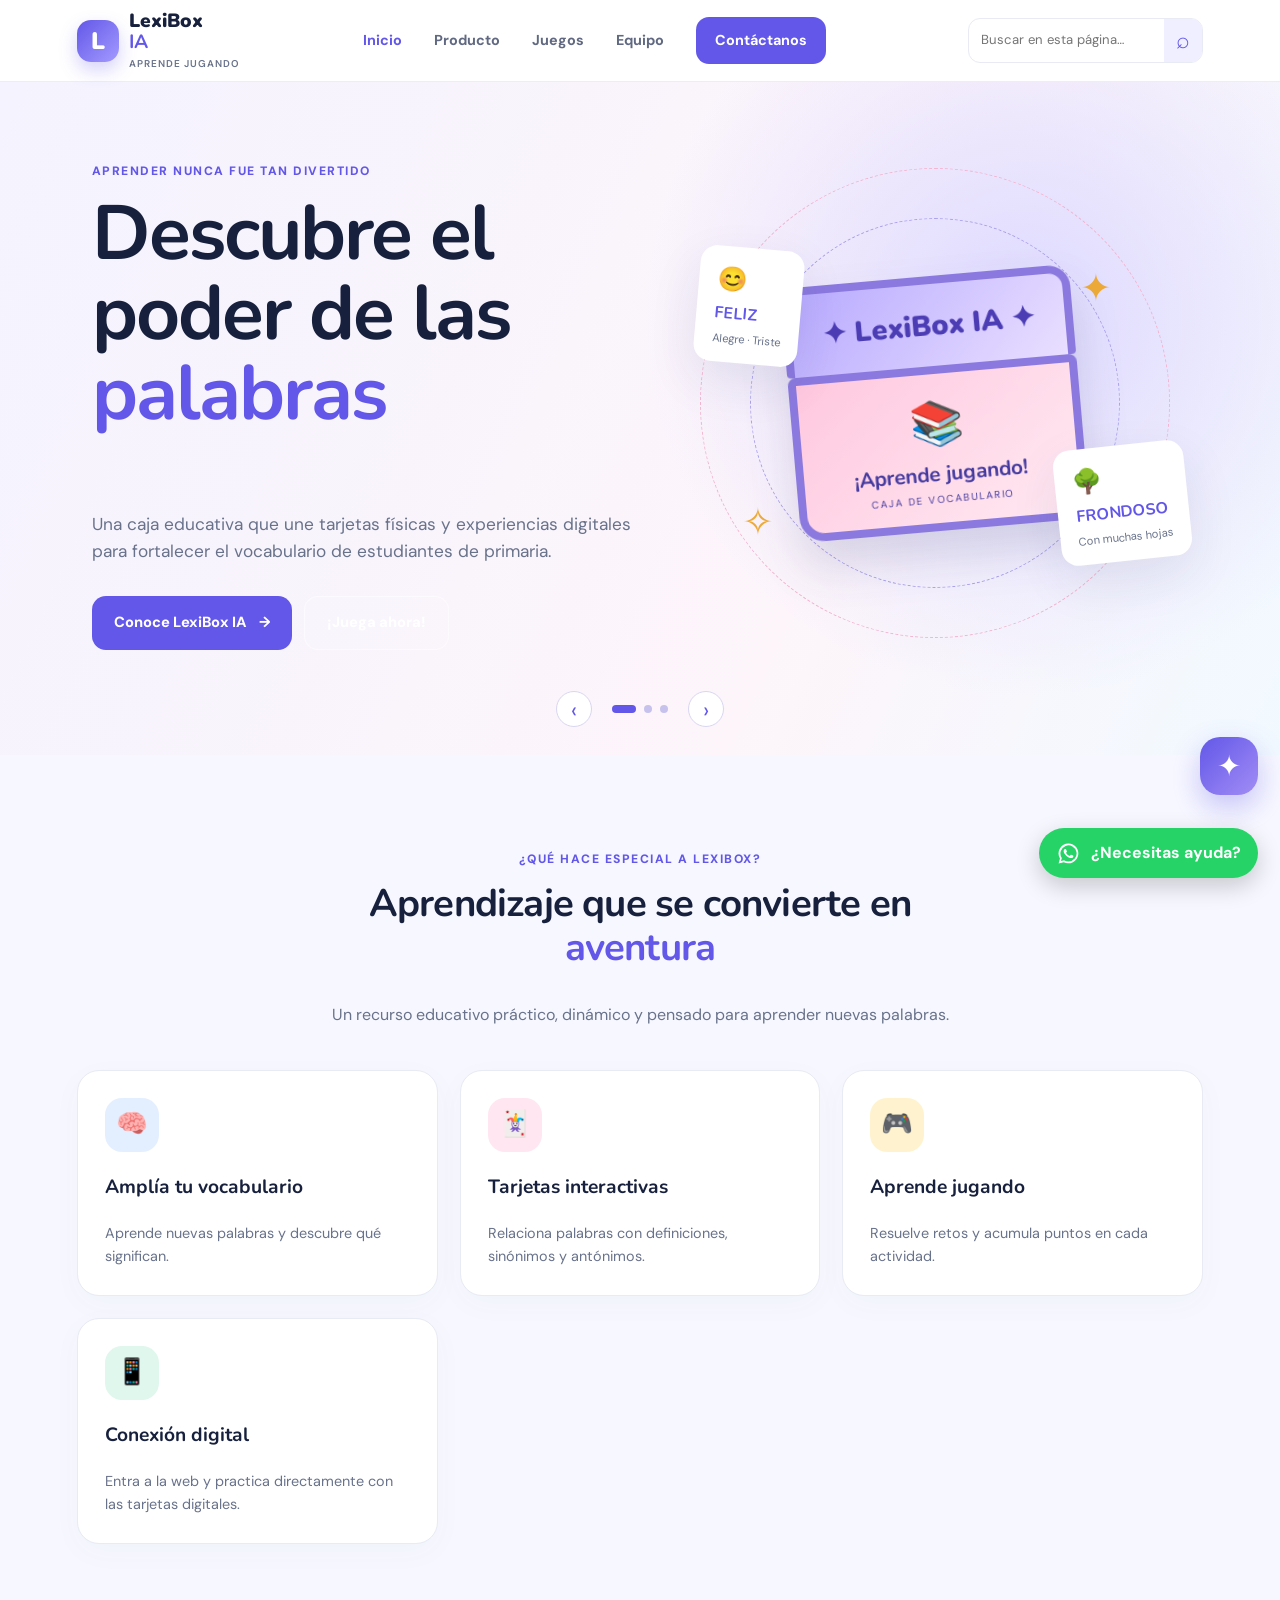
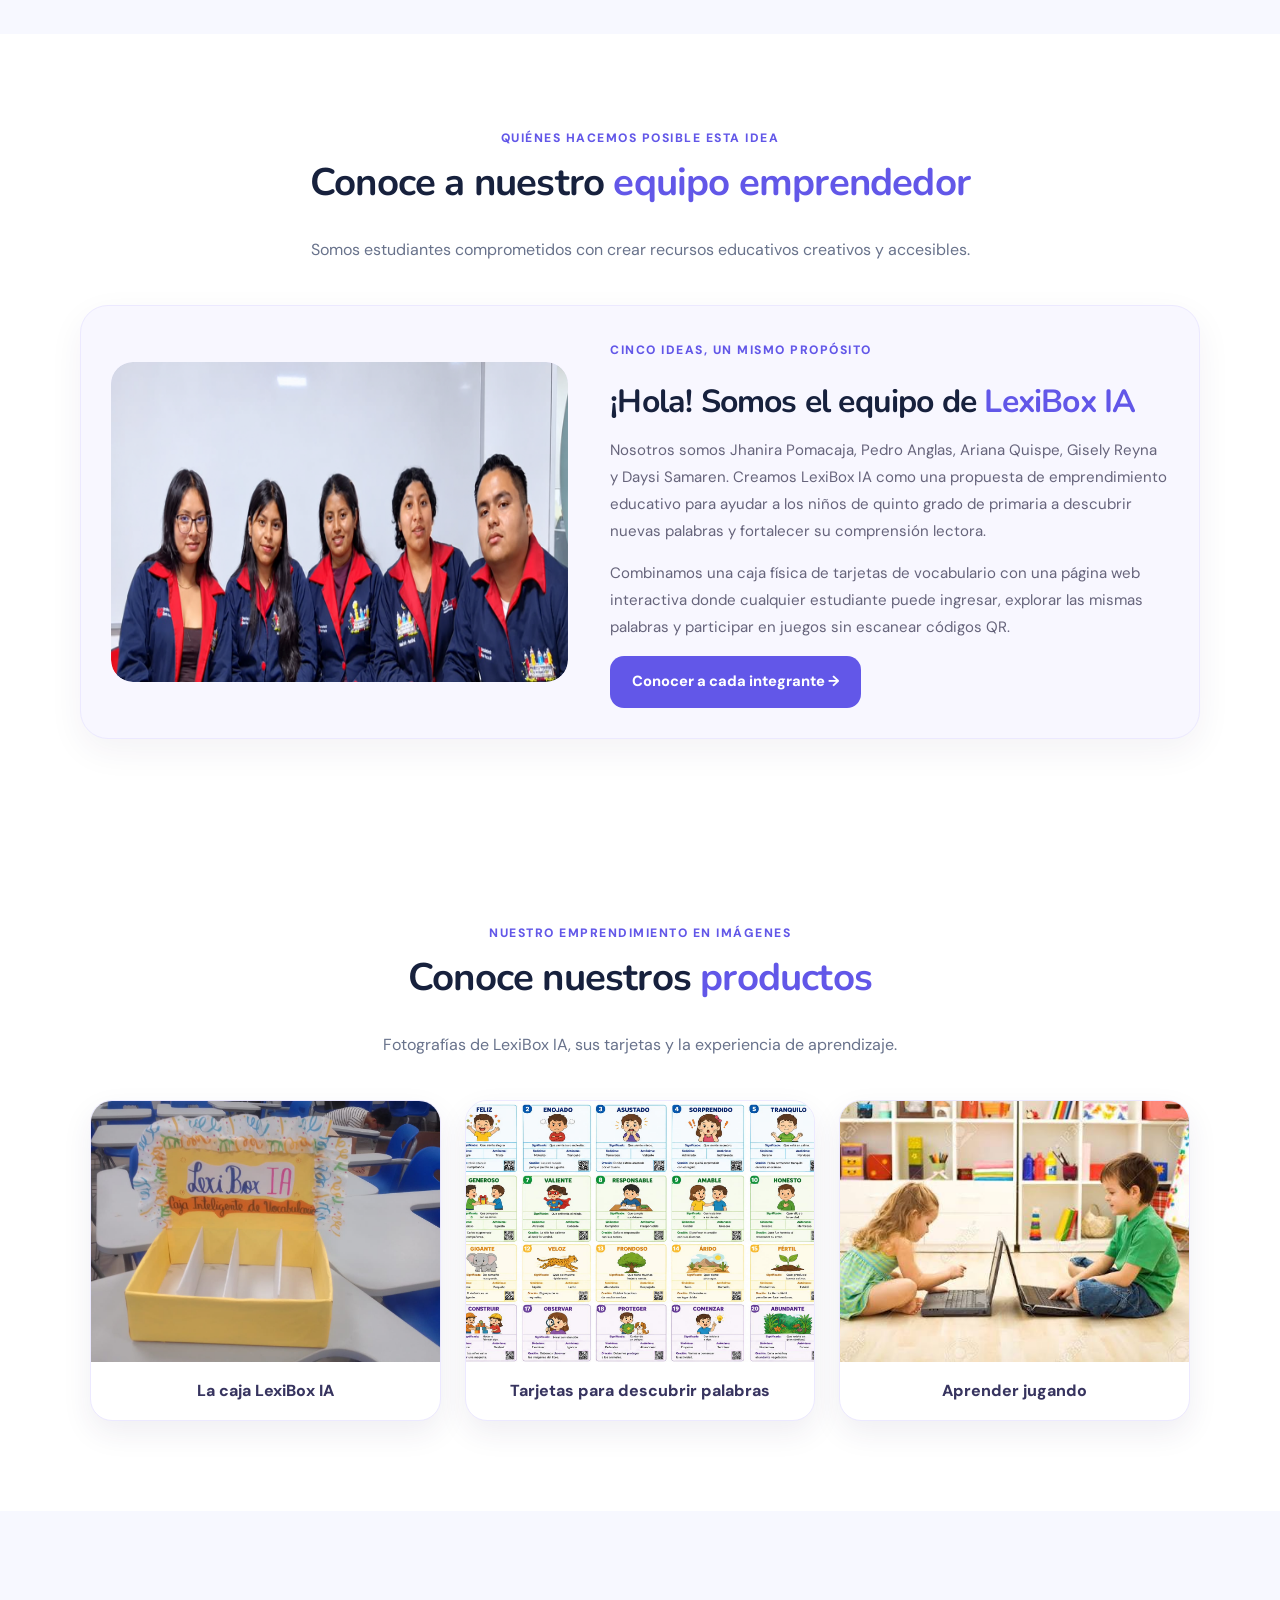
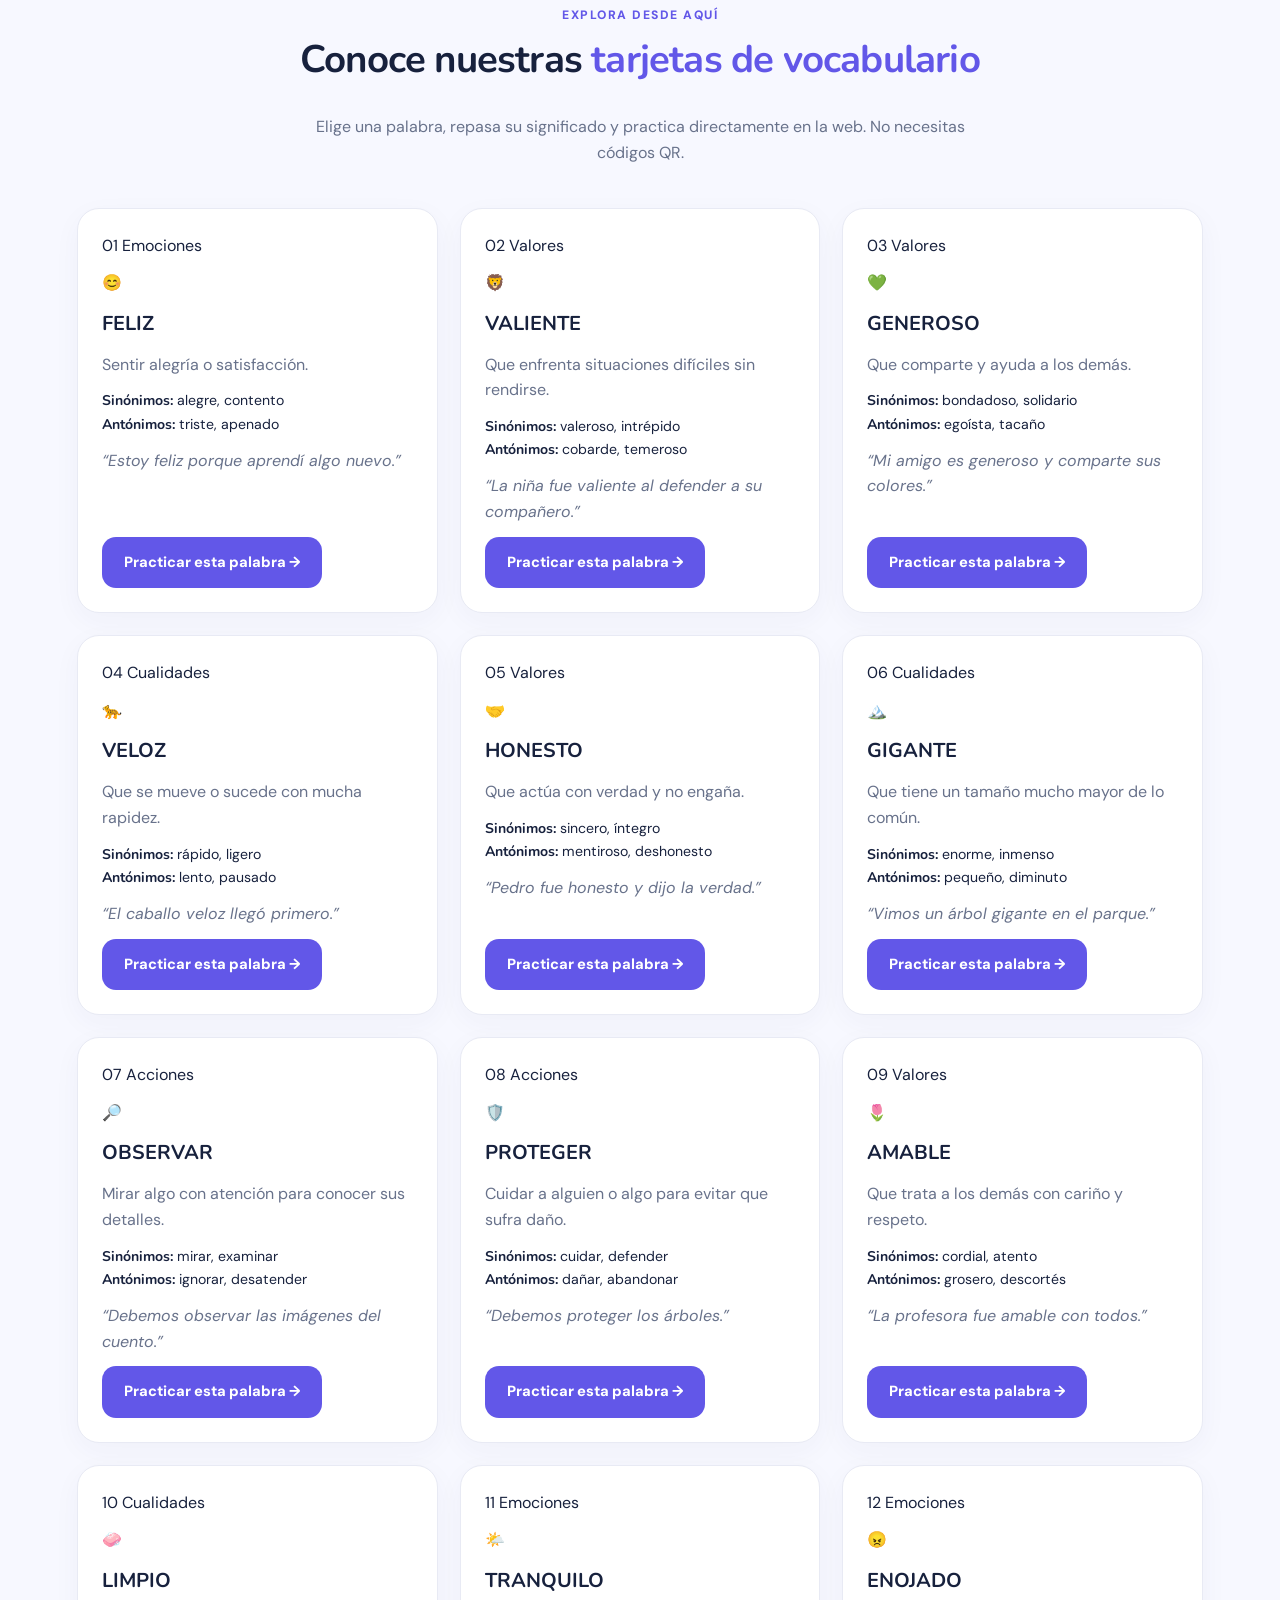
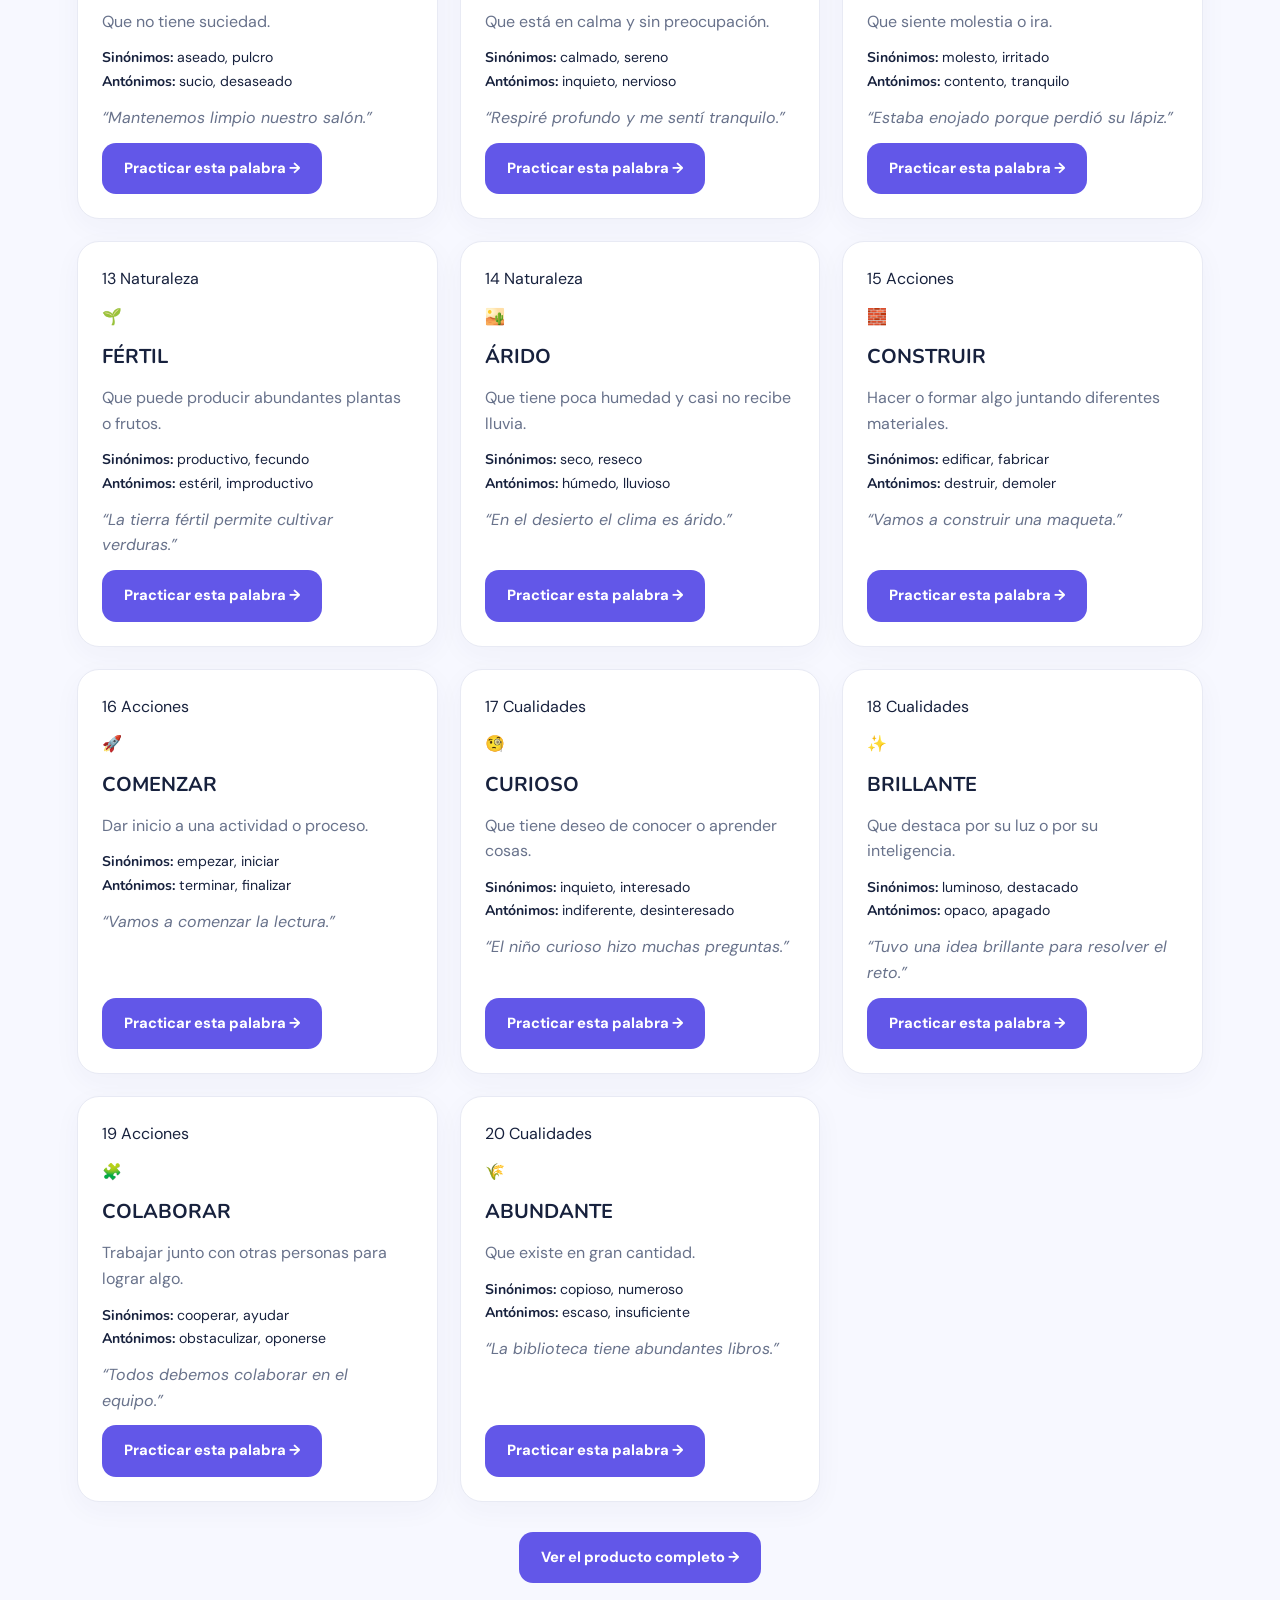
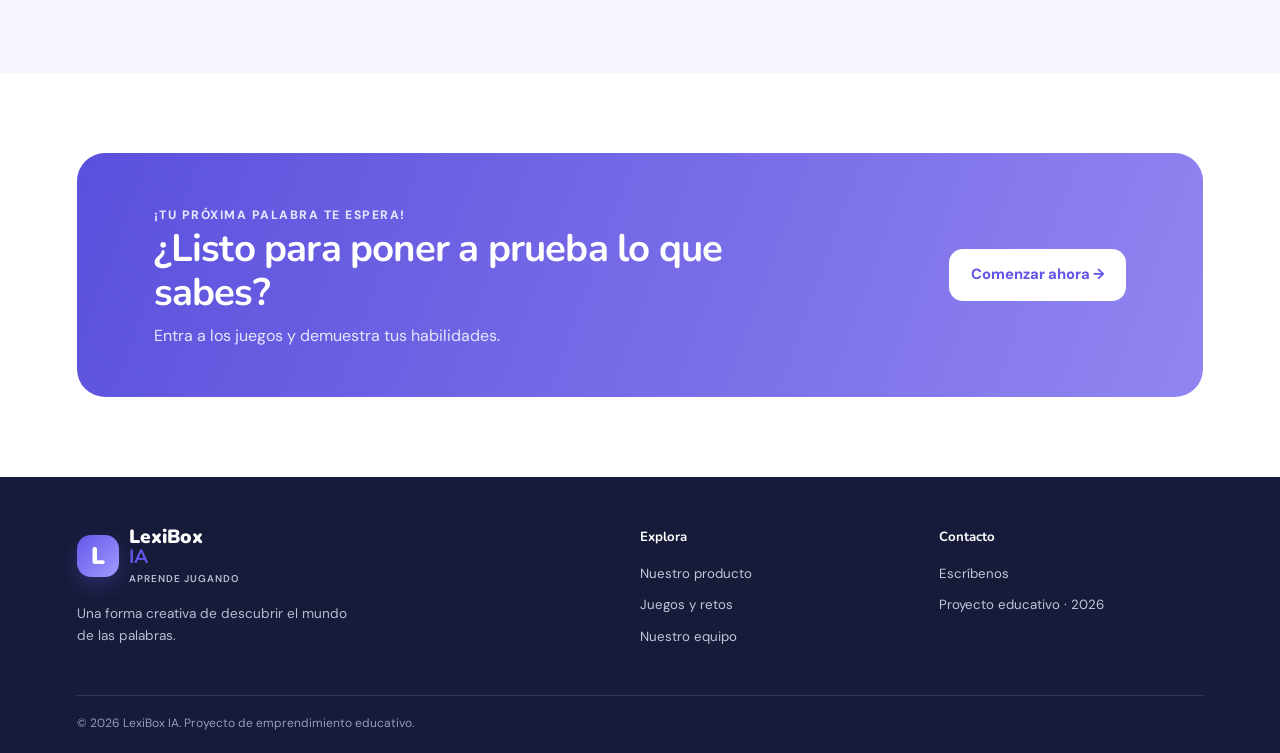
<file: lexibox_ia_web/index.html>
<!DOCTYPE html>
<html lang="es">
 <head>
  <meta charset="utf-8"/>
  <meta content="width=device-width, initial-scale=1.0" name="viewport"/>
  <meta content="LexiBox IA: aprende vocabulario jugando con tarjetas y actividades interactivas." name="description"/>
  <title>
   LexiBox IA | Inicio
  </title>
  <link href="css/styles.css" rel="stylesheet"/>
  <script defer="" src="js/vocabulary.js">
  </script>
  <script defer="" src="js/main.js">
  </script>
  <script defer="" src="js/cards.js">
  </script>
 </head>
 <body>
  <!-- GRUPO 1: BARRA DE NAVEGACIÓN -->
  <header class="site-header">
   <a class="brand" href="index.html">
    <span class="brand-mark">
     L
    </span>
    <span>
     LexiBox
     <b>
      IA
     </b>
     <small>
      Aprende jugando
     </small>
    </span>
   </a>
   <button aria-expanded="false" aria-label="Abrir men&uacute;" class="menu-toggle">
    ☰
   </button>
   <nav class="main-nav">
    <a class="active" href="index.html">
     Inicio
    </a>
    <a href="producto.html">
     Producto
    </a>
    <a href="juegos.html">
     Juegos
    </a>
    <a href="equipo.html">
     Equipo
    </a>
    <a class="nav-cta" href="contacto.html">
     Cont&aacute;ctanos
    </a>
   </nav>
  </header>
  <main>
   <!-- GRUPO 2: SLIDER / CARRUSEL PRINCIPAL -->
   <section aria-label="Presentaci&oacute;n de LexiBox IA" class="hero-slider">
    <article class="slide slide-active">
     <div class="hero-content">
      <span class="eyebrow">
       Aprender nunca fue tan divertido
      </span>
      <h1>
       Descubre el poder de las
       <em>
        palabras
       </em>
      </h1>
      <p>
       Una caja educativa que une tarjetas f&iacute;sicas y experiencias digitales para fortalecer el vocabulario de estudiantes de primaria.
      </p>
      <div class="hero-actions">
       <a class="btn btn-primary" href="producto.html">
        Conoce LexiBox IA
        <span>
         &rarr;
        </span>
       </a>
       <a class="btn btn-glass" href="juegos.html">
        &iexcl;Juega ahora!
       </a>
      </div>
     </div>
     <div class="hero-art">
      <div class="orbit orbit-one">
      </div>
      <div class="orbit orbit-two">
      </div>
      <div class="floating-card card-one">
       <span>
        😊
       </span>
       <b>
        FELIZ
       </b>
       <small>
        Alegre &middot; Triste
       </small>
      </div>
      <div class="floating-card card-two">
       <span>
        🌳
       </span>
       <b>
        FRONDOSO
       </b>
       <small>
        Con muchas hojas
       </small>
      </div>
      <div class="lexi-box-illustration">
       <div class="box-lid">
        ✦ LexiBox IA ✦
       </div>
       <div class="box-front">
        <span>
         📚
        </span>
        <b>
         &iexcl;Aprende jugando!
        </b>
        <small>
         CAJA DE VOCABULARIO
        </small>
       </div>
      </div>
      <span class="spark spark-a">
       ✦
      </span>
      <span class="spark spark-b">
       ✧
      </span>
     </div>
    </article>
    <article class="slide">
     <div class="hero-content">
      <span class="eyebrow">
       Aprende palabra por palabra
      </span>
      <h1>
       Conoce, comprende y
       <em>
        practica
       </em>
      </h1>
      <p>
       Explora significados, sin&oacute;nimos, ant&oacute;nimos y ejemplos con tarjetas coloridas y actividades dise&ntilde;adas para aprender haciendo.
      </p>
      <div class="hero-actions">
       <a class="btn btn-primary" href="producto.html">
        Explorar el producto &rarr;
       </a>
       <a class="btn btn-glass" href="juegos.html">
        Practicar vocabulario
       </a>
      </div>
     </div>
     <div class="hero-art hero-art-second">
      <div class="big-emoji">
       💡
      </div>
      <div class="word-cloud">
       <span>
        PALABRAS
       </span>
       <b>
        IDEAS
       </b>
       <strong>
        APRENDIZAJE
       </strong>
       <small>
        &iexcl;T&uacute; puedes!
       </small>
      </div>
     </div>
    </article>
    <article class="slide">
     <div class="hero-content">
      <span class="eyebrow">
       Tu aprendizaje tiene recompensa
      </span>
      <h1>
       Juega, suma puntos y alcanza el
       <em>
        honor
       </em>
      </h1>
      <p>
       Participa en los retos de LexiBox IA, registra tu nombre y consulta tu puntuaci&oacute;n en el cuadro de honor.
      </p>
      <div class="hero-actions">
       <a class="btn btn-primary" href="juegos.html">
        Entrar a los juegos &rarr;
       </a>
      </div>
     </div>
     <div class="hero-art hero-art-third">
      <div class="trophy">
       🏆
      </div>
      <div class="score-bubble">
       +10 puntos
      </div>
      <div class="confetti">
       ✦ ✧ ✦
      </div>
     </div>
    </article>
    <div class="slider-controls">
     <button aria-label="Diapositiva anterior" class="slider-arrow" data-slide-prev="">
      &lsaquo;
     </button>
     <div class="slider-dots">
      <button aria-label="Diapositiva 1" class="dot dot-active" data-slide="0">
      </button>
      <button aria-label="Diapositiva 2" class="dot" data-slide="1">
      </button>
      <button aria-label="Diapositiva 3" class="dot" data-slide="2">
      </button>
     </div>
     <button aria-label="Diapositiva siguiente" class="slider-arrow" data-slide-next="">
      &rsaquo;
     </button>
    </div>
   </section>
   <!-- GRUPO 3: BENEFICIOS EN DISPLAY GRID -->
   <section class="section section-light">
    <div class="section-heading">
     <span class="eyebrow">
      &iquest;Qu&eacute; hace especial a LexiBox?
     </span>
     <h2>
      Aprendizaje que se convierte en
      <em>
       aventura
      </em>
     </h2>
     <p>
      Un recurso educativo pr&aacute;ctico, din&aacute;mico y pensado para aprender nuevas palabras.
     </p>
    </div>
    <div class="feature-grid">
     <article class="feature-card">
      <div class="feature-icon icon-blue">
       🧠
      </div>
      <h3>
       Ampl&iacute;a tu vocabulario
      </h3>
      <p>
       Aprende nuevas palabras y descubre qu&eacute; significan.
      </p>
     </article>
     <article class="feature-card">
      <div class="feature-icon icon-pink">
       🃏
      </div>
      <h3>
       Tarjetas interactivas
      </h3>
      <p>
       Relaciona palabras con definiciones, sin&oacute;nimos y ant&oacute;nimos.
      </p>
     </article>
     <article class="feature-card">
      <div class="feature-icon icon-yellow">
       🎮
      </div>
      <h3>
       Aprende jugando
      </h3>
      <p>
       Resuelve retos y acumula puntos en cada actividad.
      </p>
     </article>
     <article class="feature-card">
      <div class="feature-icon icon-green">
       📱
      </div>
      <h3>
       Conexi&oacute;n digital
      </h3>
      <p>
       Entra a la web y practica directamente con las tarjetas digitales.
      </p>
     </article>
    </div>
   </section>
   <!-- GRUPO 4: PRESENTACIÓN GRUPAL DE EMPRENDEDORES -->
   <section class="section team-intro-section">
    <div class="section-heading">
     <span class="eyebrow">
      Qui&eacute;nes hacemos posible esta idea
     </span>
     <h2>
      Conoce a nuestro
      <em>
       equipo emprendedor
      </em>
     </h2>
     <p>
      Somos estudiantes comprometidos con crear recursos educativos creativos y accesibles.
     </p>
    </div>
    <div class="team-intro-card">
     <!-- FOTO GRUPAL: reemplaza images/equipo-grupal.jpg por tu fotografía -->
     <div class="team-photo-placeholder">
      <img class="team-group-image" src="images/grupo.jfif.png" alt="Fotografía grupal del equipo emprendedor LexiBox IA" onerror="this.style.display='none'; this.nextElementSibling.hidden=false;" />
      <div class="team-photo-fallback" hidden>
       <div class="team-photo-bubble">📸</div>
       <strong>Fotografía de nuestro equipo</strong>
       <span>Coloca tu imagen en images/equipo-grupal.jpg</span>
      </div>
     </div>
     <div class="team-intro-copy">
      <span class="eyebrow">
       Cinco ideas, un mismo prop&oacute;sito
      </span>
      <h2>
       &iexcl;Hola! Somos el equipo de
       <em>
        LexiBox IA
       </em>
      </h2>
      <p>
       Nosotros somos Jhanira Pomacaja, Pedro Anglas, Ariana Quispe, Gisely Reyna y Daysi Samaren. Creamos LexiBox IA como una propuesta de emprendimiento educativo para ayudar a los ni&ntilde;os de quinto grado de primaria a descubrir nuevas palabras y fortalecer su comprensi&oacute;n lectora.
      </p>
      <p>
       Combinamos una caja f&iacute;sica de tarjetas de vocabulario con una p&aacute;gina web interactiva donde cualquier estudiante puede ingresar, explorar las mismas palabras y participar en juegos sin escanear c&oacute;digos QR.
      </p>
      <a class="btn btn-primary" href="equipo.html">
       Conocer a cada integrante &rarr;
      </a>
     </div>
    </div>
   </section>
   <!-- GRUPO 5: GALERÍA CON FOTOGRAFÍAS REEMPLAZABLES DEL PRODUCTO -->
   <section class="section product-showcase-section">
    <div class="section-heading">
     <span class="eyebrow">Nuestro emprendimiento en imágenes</span>
     <h2>Conoce nuestros <em>productos</em></h2>
     <p>Fotografías de LexiBox IA, sus tarjetas y la experiencia de aprendizaje.</p>
    </div>
    <div class="product-photo-grid">
     <figure class="product-photo-card">
      <img src="images/caja.jfif" alt="Caja educativa LexiBox IA" onerror="this.style.display='none'; this.nextElementSibling.hidden=false;" />
      <div class="photo-fallback" hidden>📦<span>Coloca images/producto-caja.jpg</span></div>
      <figcaption>La caja LexiBox IA</figcaption>
     </figure>
     <figure class="product-photo-card">
      <img src="images/cartas.jfif" alt="Tarjetas físicas de vocabulario" onerror="this.style.display='none'; this.nextElementSibling.hidden=false;" />
      <div class="photo-fallback" hidden>🃏<span>Coloca images/producto-tarjetas.jpg</span></div>
      <figcaption>Tarjetas para descubrir palabras</figcaption>
     </figure>
     <figure class="product-photo-card">
      <img src="images/jugar.jfif" alt="Estudiantes usando LexiBox IA" onerror="this.style.display='none'; this.nextElementSibling.hidden=false;" />
      <div class="photo-fallback" hidden>✨<span>Coloca images/producto-uso.jpg</span></div>
      <figcaption>Aprender jugando</figcaption>
     </figure>
    </div>
   </section>
   <!-- GRUPO 5: TARJETAS DIGITALES DISPONIBLES DESDE INICIO -->
   <section class="section section-light">
    <div class="section-heading">
     <span class="eyebrow">
      Explora desde aqu&iacute;
     </span>
     <h2>
      Conoce nuestras
      <em>
       tarjetas de vocabulario
      </em>
     </h2>
     <p>
      Elige una palabra, repasa su significado y practica directamente en la web. No necesitas c&oacute;digos QR.
     </p>
    </div>
    <div class="card-deck-grid" id="card-deck-grid">
    </div>
    <div class="cards-more-link">
     <a class="btn btn-primary" href="producto.html">
      Ver el producto completo &rarr;
     </a>
    </div>
   </section>
   <!-- GRUPO 6: LLAMADA A LA ACCIÓN -->
   <section class="cta-band">
    <div>
     <span class="eyebrow">
      &iexcl;Tu pr&oacute;xima palabra te espera!
     </span>
     <h2>
      &iquest;Listo para poner a prueba lo que sabes?
     </h2>
     <p>
      Entra a los juegos y demuestra tus habilidades.
     </p>
    </div>
    <a class="btn btn-white" href="juegos.html">
     Comenzar ahora &rarr;
    </a>
   </section>
  </main>
  <!-- GRUPO 7: CHATBOT Y PIE DE PÁGINA -->
  <button aria-label="Abrir asistente" class="chat-launcher">
   ✦
  </button>
  <section aria-label="Asistente Lexi" class="chat-widget" hidden="">
   <div class="chat-head">
    <div>
     <b>
      Lexi, tu asistente
     </b>
     <small>
      Resuelve tus dudas
     </small>
    </div>
    <button aria-label="Cerrar chat" class="chat-close">
     &times;
    </button>
   </div>
   <div class="chat-messages">
    <div class="bot-message">
     &iexcl;Hola! Soy Lexi. 😊 Preg&uacute;ntame sobre el producto, los juegos o el vocabulario.
    </div>
   </div>
   <form class="chat-form">
    <input aria-label="Tu pregunta" placeholder="Escribe tu pregunta..." required="" type="text"/>
    <button>
     ➤
    </button>
   </form>
  </section>
  <footer class="site-footer">
   <div class="footer-main">
    <a class="brand brand-footer" href="index.html">
     <span class="brand-mark">
      L
     </span>
     <span>
      LexiBox
      <b>
       IA
      </b>
      <small>
       Aprende jugando
      </small>
     </span>
    </a>
    <p>
     Una forma creativa de descubrir el mundo de las palabras.
    </p>
   </div>
   <div class="footer-links">
    <b>
     Explora
    </b>
    <a href="producto.html">
     Nuestro producto
    </a>
    <a href="juegos.html">
     Juegos y retos
    </a>
    <a href="equipo.html">
     Nuestro equipo
    </a>
   </div>
   <div class="footer-links">
    <b>
     Contacto
    </b>
    <a href="contacto.html">
     Escr&iacute;benos
    </a>
    <span>
     Proyecto educativo &middot; 2026
    </span>
   </div>
   <div class="footer-bottom">
    &copy; 2026 LexiBox IA. Proyecto de emprendimiento educativo.
   </div>
  </footer>
  <a aria-label="Contactar por WhatsApp" class="whatsapp-help" href="https://chat.whatsapp.com/CO7GojOlrArJgIKdpKwmg3" rel="noopener" target="_blank">
   <svg aria-hidden="true" viewbox="0 0 32 32">
    <path d="M16.02 3.2A12.7 12.7 0 0 0 5.1 22.38L3.3 28.9l6.68-1.75A12.7 12.7 0 1 0 16.02 3.2Zm0 23.1a10.35 10.35 0 0 1-5.28-1.45l-.38-.22-3.96 1.04 1.06-3.86-.25-.4a10.35 10.35 0 1 1 8.81 4.89Zm5.68-7.75c-.31-.16-1.83-.9-2.11-1-.28-.1-.49-.16-.7.16-.2.31-.8 1-.98 1.2-.18.21-.36.23-.67.08-.31-.16-1.3-.48-2.48-1.53-.92-.82-1.54-1.83-1.72-2.14-.18-.31-.02-.48.14-.63.14-.14.31-.36.46-.54.15-.18.2-.31.31-.52.1-.21.05-.39-.03-.54-.08-.16-.7-1.68-.96-2.3-.25-.6-.51-.52-.7-.53h-.6c-.2 0-.54.08-.82.39-.28.31-1.08 1.05-1.08 2.57s1.1 2.98 1.26 3.19c.15.2 2.16 3.3 5.23 4.63.73.31 1.3.5 1.75.64.74.24 1.42.2 1.95.12.6-.09 1.83-.75 2.09-1.47.26-.73.26-1.35.18-1.48-.08-.13-.28-.21-.59-.37Z" fill="currentColor">
    </path>
   </svg>
   <span>
    &iquest;Necesitas ayuda?
   </span>
  </a>
  <script defer="" src="js/site-search.js">
  </script>
 </body>
</html>
</file>
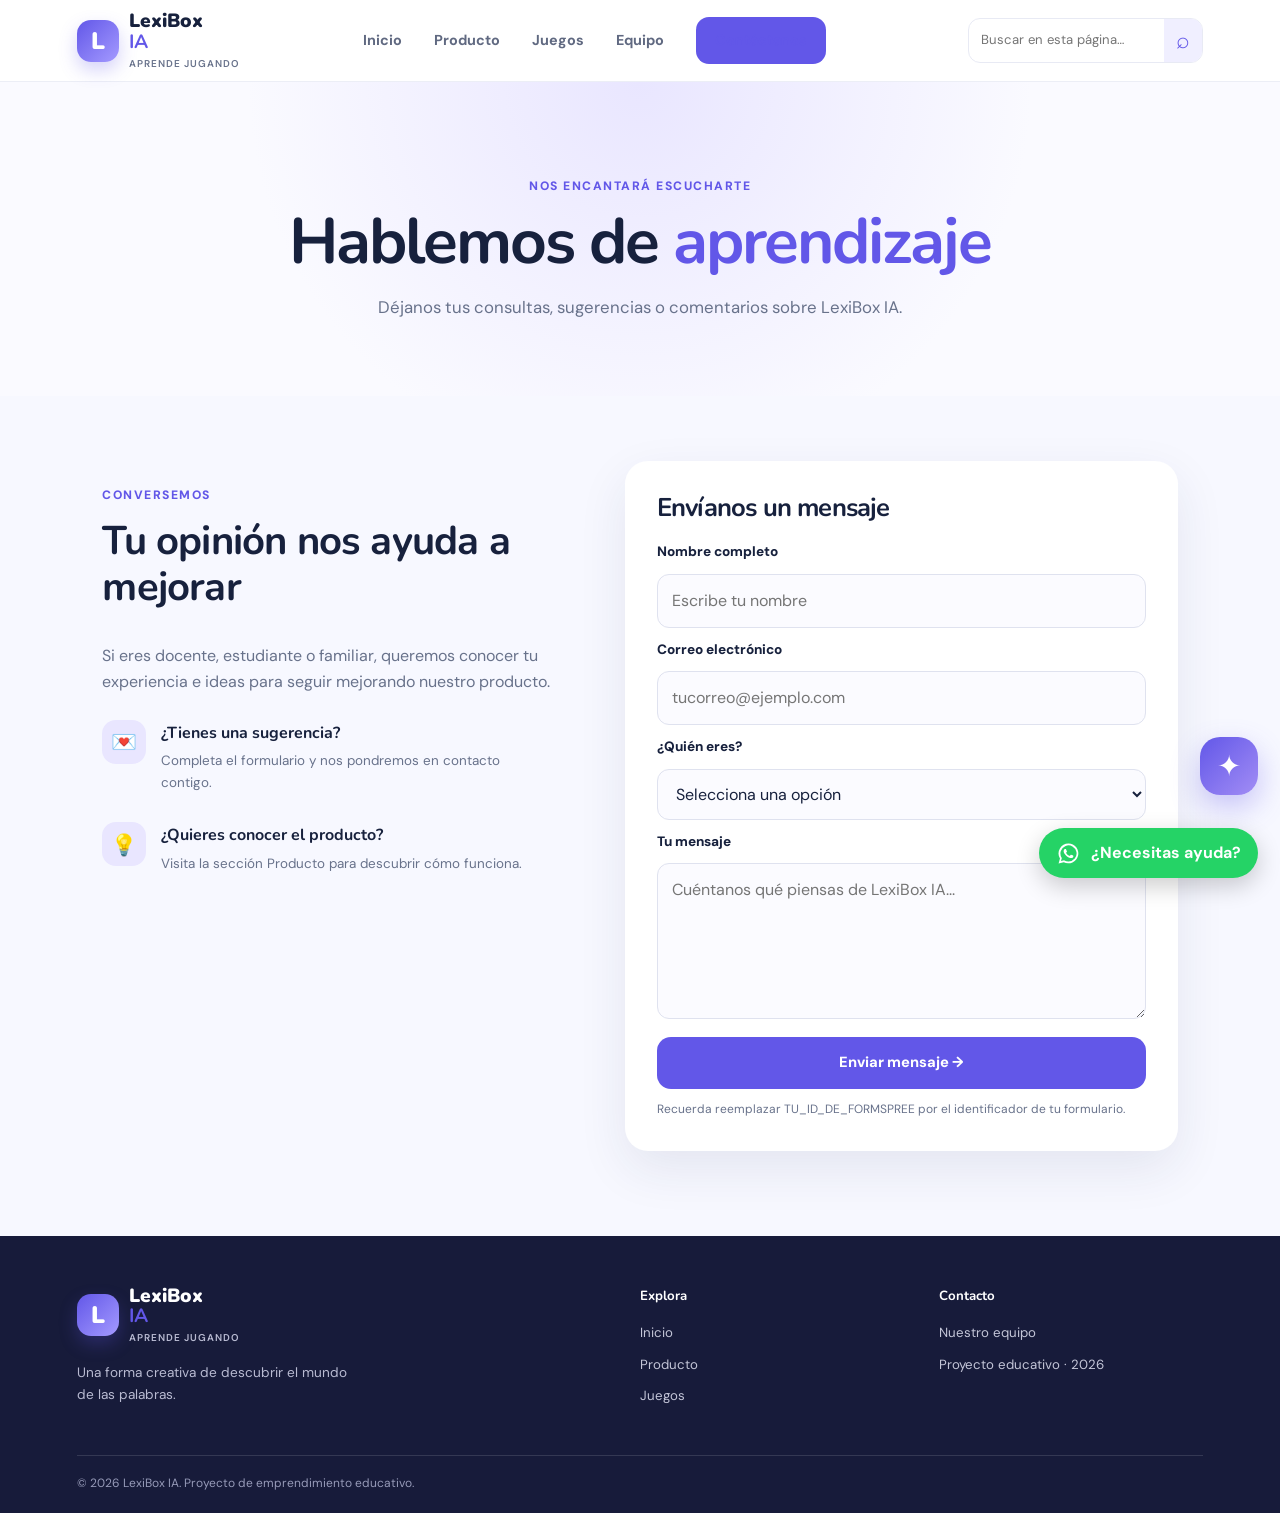
<file: lexibox_ia_web/contacto.html>
<!DOCTYPE html>
<html lang="es">
 <head>
  <meta charset="utf-8"/>
  <meta content="width=device-width, initial-scale=1.0" name="viewport"/>
  <title>
   LexiBox IA | Contacto
  </title>
  <link href="css/styles.css" rel="stylesheet"/>
  <script defer="" src="js/main.js">
  </script>
 </head>
 <body>
  <!-- GRUPO 1: NAVEGACIÓN -->
  <header class="site-header">
   <a class="brand" href="index.html">
    <span class="brand-mark">
     L
    </span>
    <span>
     LexiBox
     <b>
      IA
     </b>
     <small>
      Aprende jugando
     </small>
    </span>
   </a>
   <button aria-expanded="false" aria-label="Abrir men&uacute;" class="menu-toggle">
    ☰
   </button>
   <nav class="main-nav">
    <a href="index.html">
     Inicio
    </a>
    <a href="producto.html">
     Producto
    </a>
    <a href="juegos.html">
     Juegos
    </a>
    <a href="equipo.html">
     Equipo
    </a>
    <a class="nav-cta active" href="contacto.html">
     Cont&aacute;ctanos
    </a>
   </nav>
  </header>
  <main>
   <!-- GRUPO 2: CABECERA DE CONTACTO -->
   <section class="page-hero">
    <span class="eyebrow">
     Nos encantar&aacute; escucharte
    </span>
    <h1>
     Hablemos de
     <em>
      aprendizaje
     </em>
    </h1>
    <p>
     D&eacute;janos tus consultas, sugerencias o comentarios sobre LexiBox IA.
    </p>
   </section>
   <!-- GRUPO 3: FORMULARIO FORMSpree -->
     <form action="https://formspree.io/f/xeoqklqa"method="POST"></form>
   <section class="contact-layout section-light">
    <div class="contact-copy">
     <span class="eyebrow">
      Conversemos
     </span>
     <h2>
      Tu opini&oacute;n nos ayuda a mejorar
     </h2>
     <p>
      Si eres docente, estudiante o familiar, queremos conocer tu experiencia e ideas para seguir mejorando nuestro producto.
     </p>
     <div class="contact-note">
      <span>
       💌
      </span>
      <div>
       <b>
        &iquest;Tienes una sugerencia?
       </b>
       <p>
        Completa el formulario y nos pondremos en contacto contigo.
       </p>
      </div>
     </div>
     <div class="contact-note">
      <span>
       💡
      </span>
      <div>
       <b>
        &iquest;Quieres conocer el producto?
       </b>
       <p>
        Visita la secci&oacute;n Producto para descubrir c&oacute;mo funciona.
       </p>
      </div>
     </div>
    </div>
    <form action="https://formspree.io/f/TU_ID_DE_FORMSPREE" class="contact-form" method="POST">
     <h2>
      Env&iacute;anos un mensaje
     </h2>
     <label for="contact-name">
      Nombre completo
     </label>
     <input id="contact-name" name="nombre" placeholder="Escribe tu nombre" required="" type="text"/>
     <label for="contact-email">
      Correo electr&oacute;nico
     </label>
     <input id="contact-email" name="email" placeholder="tucorreo@ejemplo.com" required="" type="email"/>
     <label for="contact-type">
      &iquest;Qui&eacute;n eres?
     </label>
     <select id="contact-type" name="tipo_de_usuario" required="">
      <option value="">
       Selecciona una opci&oacute;n
      </option>
      <option>
       Estudiante
      </option>
      <option>
       Docente
      </option>
      <option>
       Madre o padre de familia
      </option>
      <option>
       Otro
      </option>
     </select>
     <label for="contact-message">
      Tu mensaje
     </label>
     <textarea id="contact-message" name="mensaje" placeholder="Cu&eacute;ntanos qu&eacute; piensas de LexiBox IA..." required="" rows="5"></textarea>
     <input name="_subject" type="hidden" value="Nuevo mensaje desde LexiBox IA"/>
     <button class="btn btn-primary" type="submit">
      Enviar mensaje &rarr;
     </button>
     <small>
      Recuerda reemplazar TU_ID_DE_FORMSPREE por el identificador de tu formulario.
     </small>
    </form>
   </section>
  </main>
  <!-- GRUPO 4: CHATBOT Y FOOTER -->
  <button aria-label="Abrir asistente" class="chat-launcher">
   ✦
  </button>
  <section aria-label="Asistente Lexi" class="chat-widget" hidden="">
   <div class="chat-head">
    <div>
     <b>
      Lexi, tu asistente
     </b>
     <small>
      Resuelve tus dudas
     </small>
    </div>
    <button aria-label="Cerrar chat" class="chat-close">
     &times;
    </button>
   </div>
   <div class="chat-messages">
    <div class="bot-message">
     &iexcl;Hola! Si tienes preguntas, puedo orientarte sobre LexiBox IA.
    </div>
   </div>
   <form class="chat-form">
    <input aria-label="Tu pregunta" placeholder="Escribe tu pregunta..." required="" type="text"/>
    <button>
     ➤
    </button>
   </form>
  </section>
  <footer class="site-footer">
   <div class="footer-main">
    <a class="brand brand-footer" href="index.html">
     <span class="brand-mark">
      L
     </span>
     <span>
      LexiBox
      <b>
       IA
      </b>
      <small>
       Aprende jugando
      </small>
     </span>
    </a>
    <p>
     Una forma creativa de descubrir el mundo de las palabras.
    </p>
   </div>
   <div class="footer-links">
    <b>
     Explora
    </b>
    <a href="index.html">
     Inicio
    </a>
    <a href="producto.html">
     Producto
    </a>
    <a href="juegos.html">
     Juegos
    </a>
   </div>
   <div class="footer-links">
    <b>
     Contacto
    </b>
    <a href="equipo.html">
     Nuestro equipo
    </a>
    <span>
     Proyecto educativo &middot; 2026
    </span>
   </div>
   <div class="footer-bottom">
    &copy; 2026 LexiBox IA. Proyecto de emprendimiento educativo.
   </div>
  </footer>
  <a aria-label="Contactar por WhatsApp" class="whatsapp-help" href="https://wa.me/51999999999?text=Hola%2C%20necesito%20ayuda%20con%20LexiBox%20IA" rel="noopener" target="_blank">
   <svg aria-hidden="true" viewbox="0 0 32 32">
    <path d="M16.02 3.2A12.7 12.7 0 0 0 5.1 22.38L3.3 28.9l6.68-1.75A12.7 12.7 0 1 0 16.02 3.2Zm0 23.1a10.35 10.35 0 0 1-5.28-1.45l-.38-.22-3.96 1.04 1.06-3.86-.25-.4a10.35 10.35 0 1 1 8.81 4.89Zm5.68-7.75c-.31-.16-1.83-.9-2.11-1-.28-.1-.49-.16-.7.16-.2.31-.8 1-.98 1.2-.18.21-.36.23-.67.08-.31-.16-1.3-.48-2.48-1.53-.92-.82-1.54-1.83-1.72-2.14-.18-.31-.02-.48.14-.63.14-.14.31-.36.46-.54.15-.18.2-.31.31-.52.1-.21.05-.39-.03-.54-.08-.16-.7-1.68-.96-2.3-.25-.6-.51-.52-.7-.53h-.6c-.2 0-.54.08-.82.39-.28.31-1.08 1.05-1.08 2.57s1.1 2.98 1.26 3.19c.15.2 2.16 3.3 5.23 4.63.73.31 1.3.5 1.75.64.74.24 1.42.2 1.95.12.6-.09 1.83-.75 2.09-1.47.26-.73.26-1.35.18-1.48-.08-.13-.28-.21-.59-.37Z" fill="currentColor">
    </path>
   </svg>
   <span>
    &iquest;Necesitas ayuda?
   </span>
  </a>
  <script defer="" src="js/site-search.js">
  </script>
 </body>
</html>
</file>
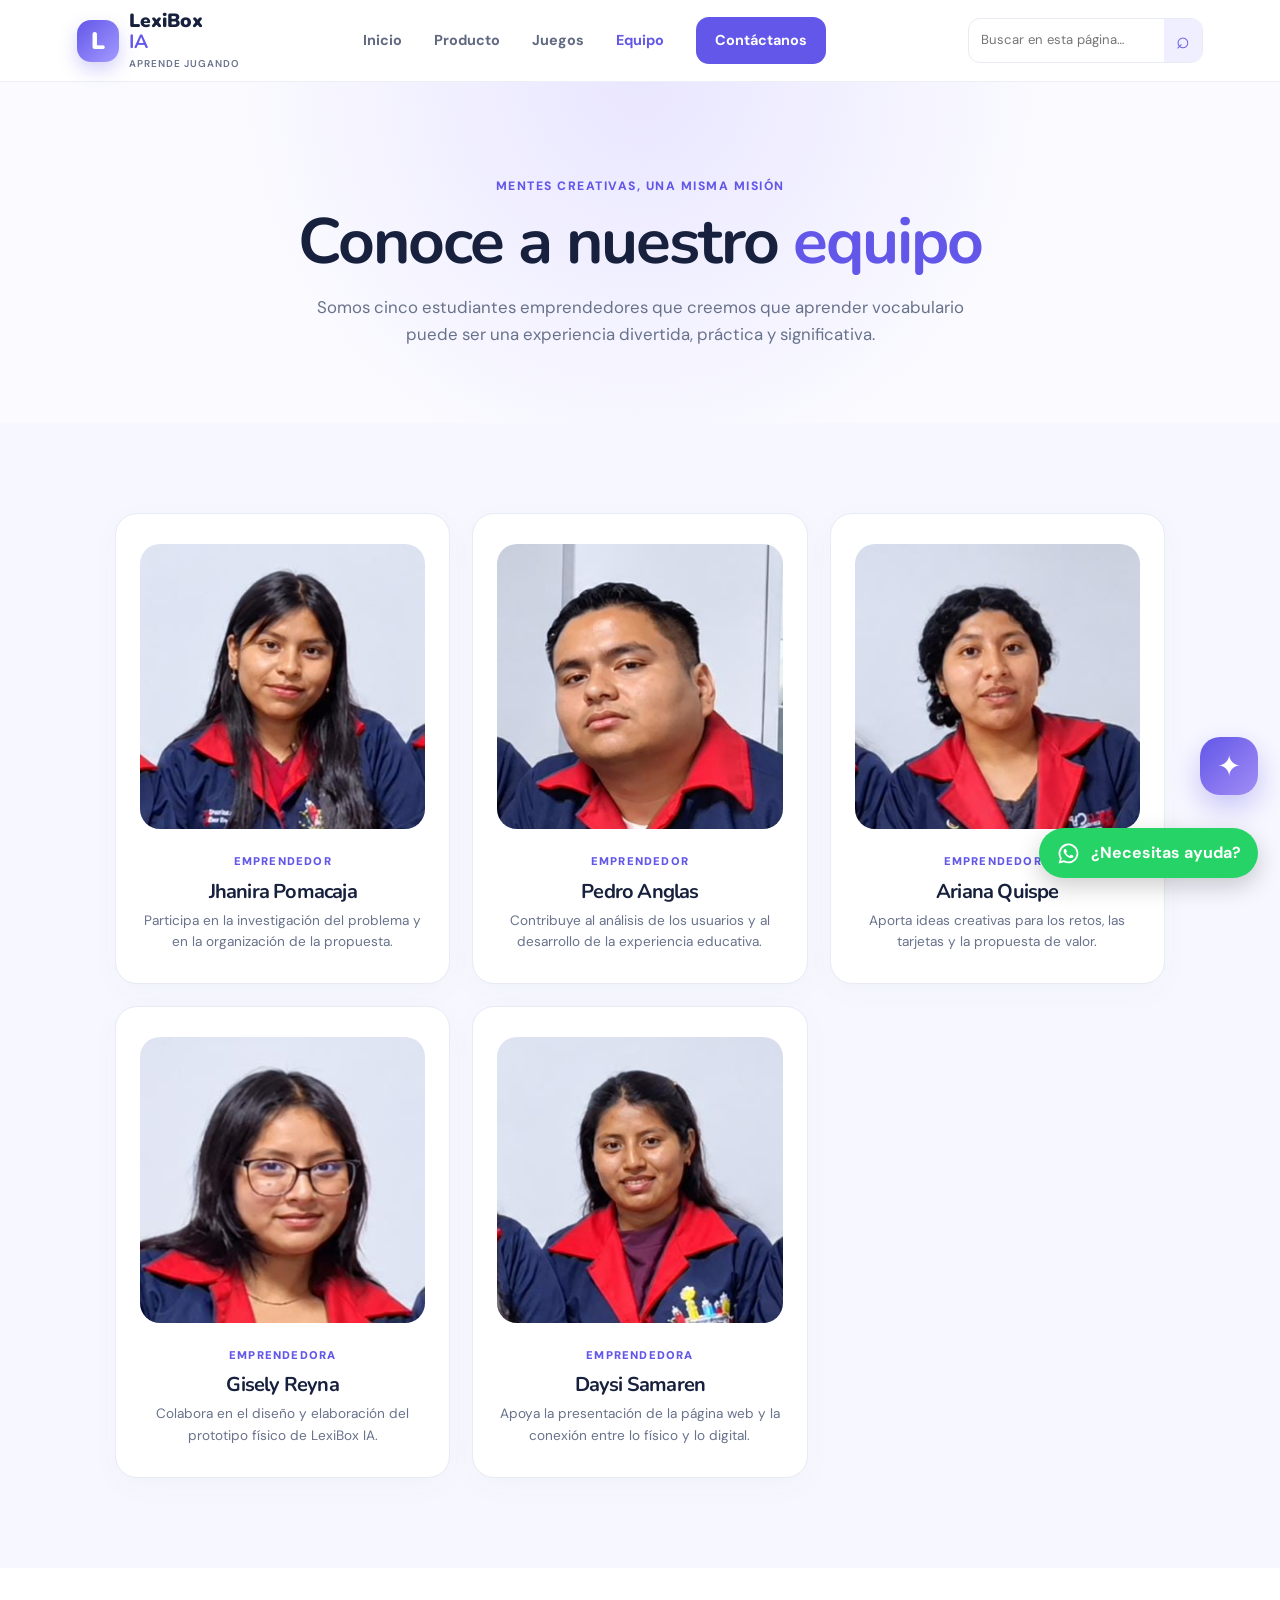
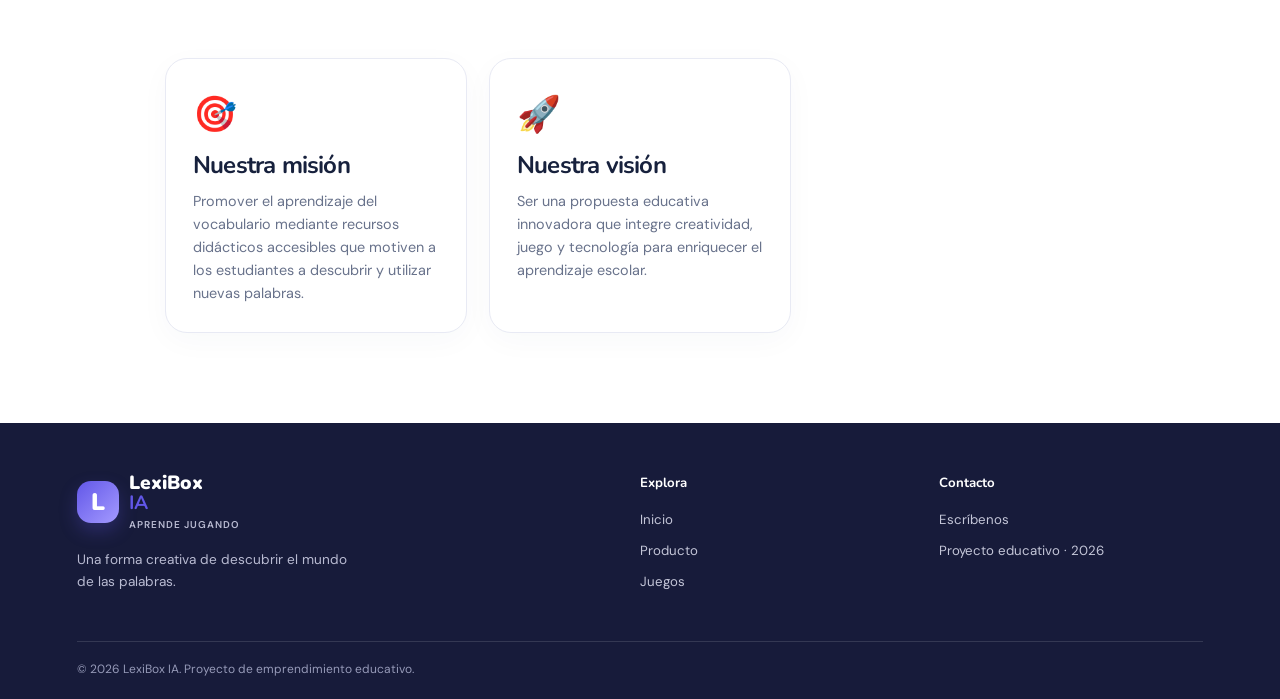
<file: lexibox_ia_web/equipo.html>
<!DOCTYPE html>
<html lang="es">
 <head>
  <meta charset="utf-8"/>
  <meta content="width=device-width, initial-scale=1.0" name="viewport"/>
  <title>
   LexiBox IA | Nuestro equipo
  </title>
  <link href="css/styles.css" rel="stylesheet"/>
  <script defer="" src="js/main.js">
  </script>
 </head>
 <body>
  <!-- GRUPO 1: NAVEGACIÓN -->
  <header class="site-header">
   <a class="brand" href="index.html">
    <span class="brand-mark">
     L
    </span>
    <span>
     LexiBox
     <b>
      IA
     </b>
     <small>
      Aprende jugando
     </small>
    </span>
   </a>
   <button aria-expanded="false" aria-label="Abrir men&uacute;" class="menu-toggle">
    ☰
   </button>
   <nav class="main-nav">
    <a href="index.html">
     Inicio
    </a>
    <a href="producto.html">
     Producto
    </a>
    <a href="juegos.html">
     Juegos
    </a>
    <a class="active" href="equipo.html">
     Equipo
    </a>
    <a class="nav-cta" href="contacto.html">
     Cont&aacute;ctanos
    </a>
   </nav>
  </header>
  <main>
   <!-- GRUPO 2: PRESENTACIÓN DEL EQUIPO -->
   <section class="page-hero">
    <span class="eyebrow">
     Mentes creativas, una misma misi&oacute;n
    </span>
    <h1>
     Conoce a nuestro
     <em>
      equipo
     </em>
    </h1>
    <p>
     Somos cinco estudiantes emprendedores que creemos que aprender vocabulario puede ser una experiencia divertida, pr&aacute;ctica y significativa.
    </p>
   </section>
   <!-- GRUPO 3: TARJETAS DEL EQUIPO EN DISPLAY GRID -->
   <section class="section section-light">
    <div class="team-grid">
     <article class="team-card">
      <div class="team-member-photo"><img src="images/jhanira.jfif" alt="Fotografía de Jhanira Pomacaja" onerror="this.style.display='none'; this.nextElementSibling.hidden=false;" /><span hidden>JP</span></div>
      <span class="team-role">
       Emprendedor
      </span>
      <h2>
       Jhanira Pomacaja
      </h2>
      <p>
       Participa en la investigaci&oacute;n del problema y en la organizaci&oacute;n de la propuesta.
      </p>
     </article>
     <article class="team-card">
      <div class="team-member-photo"><img src="images/pedro.jfif" alt="Fotografía de Pedro Anglas" onerror="this.style.display='none'; this.nextElementSibling.hidden=false;" /><span hidden>PA</span></div>
      <span class="team-role">
       Emprendedor
      </span>
      <h2>
       Pedro Anglas
      </h2>
      <p>
       Contribuye al an&aacute;lisis de los usuarios y al desarrollo de la experiencia educativa.
      </p>
     </article>
     <article class="team-card">
      <div class="team-member-photo"><img src="images/ariana.jfif" alt="Fotografía de Ariana Quispe" onerror="this.style.display='none'; this.nextElementSibling.hidden=false;" /><span hidden>AQ</span></div>
      <span class="team-role">
       Emprendedora
      </span>
      <h2>
       Ariana Quispe
      </h2>
      <p>
       Aporta ideas creativas para los retos, las tarjetas y la propuesta de valor.
      </p>
     </article>
     <article class="team-card">
      <div class="team-member-photo"><img src="images/gisely.jfif" alt="Fotografía de Gisely Reyna" onerror="this.style.display='none'; this.nextElementSibling.hidden=false;" /><span hidden>GR</span></div>
      <span class="team-role">
       Emprendedora
      </span>
      <h2>
       Gisely Reyna
      </h2>
      <p>
       Colabora en el dise&ntilde;o y elaboraci&oacute;n del prototipo f&iacute;sico de LexiBox IA.
      </p>
     </article>
     <article class="team-card">
      <div class="team-member-photo"><img src="images/daysi.jfif" alt="Fotografía de Daysi Samaren" onerror="this.style.display='none'; this.nextElementSibling.hidden=false;" /><span hidden>DS</span></div>
      <span class="team-role">
       Emprendedora
      </span>
      <h2>
       Daysi Samaren
      </h2>
      <p>
       Apoya la presentaci&oacute;n de la p&aacute;gina web y la conexi&oacute;n entre lo f&iacute;sico y lo digital.
      </p>
     </article>
    </div>
   </section>
   <!-- GRUPO 4: MISIÓN Y VISIÓN -->
   <section class="section">
    <div class="mission-grid">
     <article class="mission-card">
      <span>
       🎯
      </span>
      <h2>
       Nuestra misi&oacute;n
      </h2>
      <p>
       Promover el aprendizaje del vocabulario mediante recursos did&aacute;cticos accesibles que motiven a los estudiantes a descubrir y utilizar nuevas palabras.
      </p>
     </article>
     <article class="mission-card">
      <span>
       🚀
      </span>
      <h2>
       Nuestra visi&oacute;n
      </h2>
      <p>
       Ser una propuesta educativa innovadora que integre creatividad, juego y tecnolog&iacute;a para enriquecer el aprendizaje escolar.
      </p>
     </article>
    </div>
   </section>
  </main>
  <!-- GRUPO 5: CHATBOT Y FOOTER -->
  <button aria-label="Abrir asistente" class="chat-launcher">
   ✦
  </button>
  <section aria-label="Asistente Lexi" class="chat-widget" hidden="">
   <div class="chat-head">
    <div>
     <b>
      Lexi, tu asistente
     </b>
     <small>
      Resuelve tus dudas
     </small>
    </div>
    <button aria-label="Cerrar chat" class="chat-close">
     &times;
    </button>
   </div>
   <div class="chat-messages">
    <div class="bot-message">
     &iexcl;Hola! Somos el equipo LexiBox IA. &iquest;En qu&eacute; podemos ayudarte?
    </div>
   </div>
   <form class="chat-form">
    <input aria-label="Tu pregunta" placeholder="Escribe tu pregunta..." required="" type="text"/>
    <button>
     ➤
    </button>
   </form>
  </section>
  <footer class="site-footer">
   <div class="footer-main">
    <a class="brand brand-footer" href="index.html">
     <span class="brand-mark">
      L
     </span>
     <span>
      LexiBox
      <b>
       IA
      </b>
      <small>
       Aprende jugando
      </small>
     </span>
    </a>
    <p>
     Una forma creativa de descubrir el mundo de las palabras.
    </p>
   </div>
   <div class="footer-links">
    <b>
     Explora
    </b>
    <a href="index.html">
     Inicio
    </a>
    <a href="producto.html">
     Producto
    </a>
    <a href="juegos.html">
     Juegos
    </a>
   </div>
   <div class="footer-links">
    <b>
     Contacto
    </b>
    <a href="contacto.html">
     Escr&iacute;benos
    </a>
    <span>
     Proyecto educativo &middot; 2026
    </span>
   </div>
   <div class="footer-bottom">
    &copy; 2026 LexiBox IA. Proyecto de emprendimiento educativo.
   </div>
  </footer>
  <a aria-label="Contactar por WhatsApp" class="whatsapp-help" href="https://wa.me/51999999999?text=Hola%2C%20necesito%20ayuda%20con%20LexiBox%20IA" rel="noopener" target="_blank">
   <svg aria-hidden="true" viewbox="0 0 32 32">
    <path d="M16.02 3.2A12.7 12.7 0 0 0 5.1 22.38L3.3 28.9l6.68-1.75A12.7 12.7 0 1 0 16.02 3.2Zm0 23.1a10.35 10.35 0 0 1-5.28-1.45l-.38-.22-3.96 1.04 1.06-3.86-.25-.4a10.35 10.35 0 1 1 8.81 4.89Zm5.68-7.75c-.31-.16-1.83-.9-2.11-1-.28-.1-.49-.16-.7.16-.2.31-.8 1-.98 1.2-.18.21-.36.23-.67.08-.31-.16-1.3-.48-2.48-1.53-.92-.82-1.54-1.83-1.72-2.14-.18-.31-.02-.48.14-.63.14-.14.31-.36.46-.54.15-.18.2-.31.31-.52.1-.21.05-.39-.03-.54-.08-.16-.7-1.68-.96-2.3-.25-.6-.51-.52-.7-.53h-.6c-.2 0-.54.08-.82.39-.28.31-1.08 1.05-1.08 2.57s1.1 2.98 1.26 3.19c.15.2 2.16 3.3 5.23 4.63.73.31 1.3.5 1.75.64.74.24 1.42.2 1.95.12.6-.09 1.83-.75 2.09-1.47.26-.73.26-1.35.18-1.48-.08-.13-.28-.21-.59-.37Z" fill="currentColor">
    </path>
   </svg>
   <span>
    &iquest;Necesitas ayuda?
   </span>
  </a>
  <script defer="" src="js/site-search.js">
  </script>
 </body>
</html>
</file>
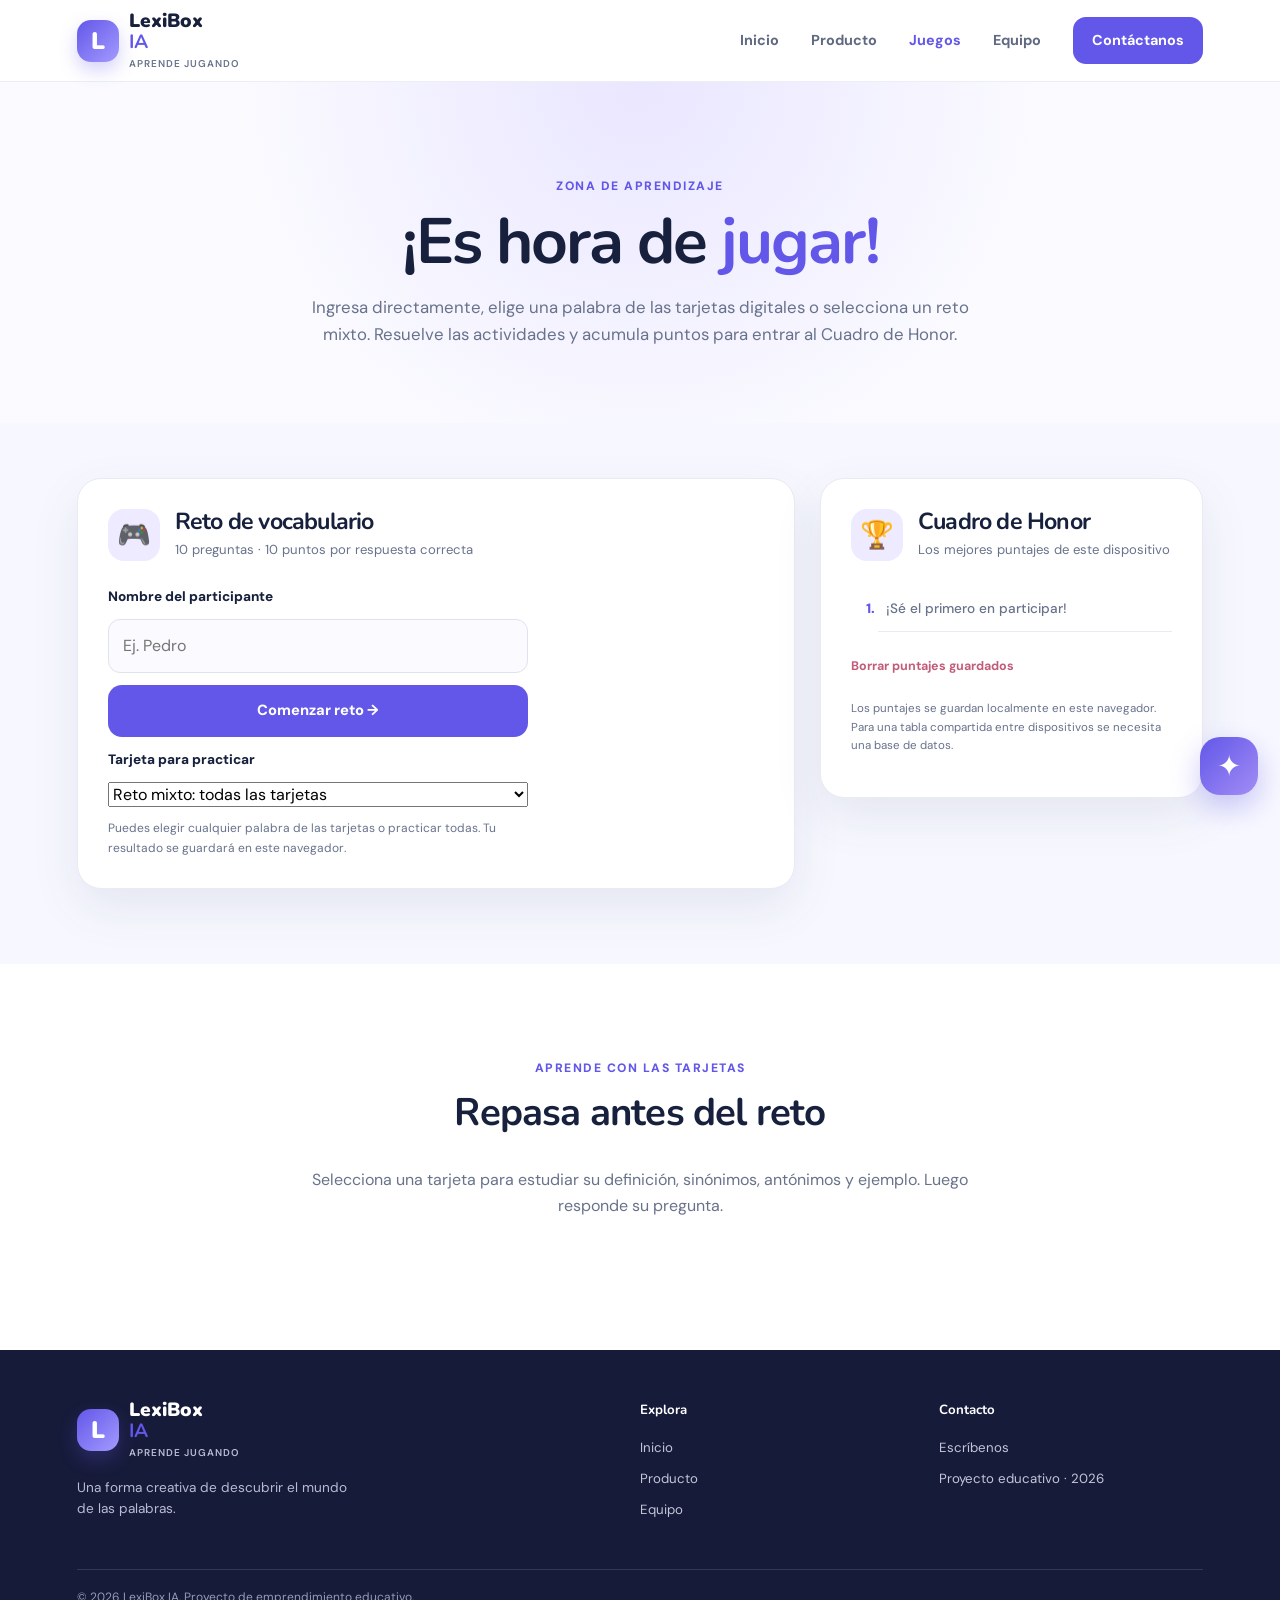
<file: lexibox_ia_web/juegos.html>
<!DOCTYPE html>
<html lang="es">
<head><meta charset="UTF-8"><meta name="viewport" content="width=device-width, initial-scale=1.0"><title>LexiBox IA | Juegos</title><link rel="stylesheet" href="css/styles.css"><script src="js/vocabulary.js" defer></script><script src="js/main.js" defer></script><script src="js/games.js" defer></script></head>
<body>
  <!-- GRUPO 1: NAVEGACIÓN -->
  <header class="site-header"><a class="brand" href="index.html"><span class="brand-mark">L</span><span>LexiBox <b>IA</b><small>Aprende jugando</small></span></a><button class="menu-toggle" aria-label="Abrir menú" aria-expanded="false">☰</button><nav class="main-nav"><a href="index.html">Inicio</a><a href="producto.html">Producto</a><a class="active" href="juegos.html">Juegos</a><a href="equipo.html">Equipo</a><a class="nav-cta" href="contacto.html">Contáctanos</a></nav></header>
  <main>
    <!-- GRUPO 2: CABECERA DE JUEGOS -->
    <section class="page-hero"><span class="eyebrow">Zona de aprendizaje</span><h1>¡Es hora de <em>jugar!</em></h1><p>Ingresa directamente, elige una palabra de las tarjetas digitales o selecciona un reto mixto. Resuelve las actividades y acumula puntos para entrar al Cuadro de Honor.</p></section>
    <!-- GRUPO 3: IDENTIFICACIÓN DEL JUGADOR -->
    <section class="game-layout section-light">
      <div class="game-panel">
        <div class="game-panel-heading"><span class="game-icon">🎮</span><div><h2>Reto de vocabulario</h2><p>10 preguntas · 10 puntos por respuesta correcta</p></div></div>
        <div id="player-entry" class="player-entry"><div id="selected-card-info" class="selected-card-info" hidden></div><label for="player-name">Nombre del participante</label><input id="player-name" type="text" maxlength="24" placeholder="Ej. Pedro" autocomplete="name"><button id="start-game" class="btn btn-primary">Comenzar reto →</button><label for="card-selector">Tarjeta para practicar</label><select id="card-selector" class="card-selector"><option value="all">Reto mixto: todas las tarjetas</option></select><small>Puedes elegir cualquier palabra de las tarjetas o practicar todas. Tu resultado se guardará en este navegador.</small></div>
        <div id="quiz-area" hidden>
          <div class="quiz-meta"><span id="question-count">Pregunta 1 de 10</span><span id="live-score">0 puntos</span></div><div class="progress-track"><div id="progress-bar"></div></div>
          <h3 id="question-text" class="question-text">¿Cuál es el sinónimo de feliz?</h3><div id="answer-options" class="answer-options"></div><p id="answer-feedback" class="answer-feedback" aria-live="polite"></p>
          <button id="next-question" class="btn btn-primary" hidden>Siguiente pregunta →</button>
        </div>
        <div id="game-result" class="game-result" hidden><div class="result-medal">🏆</div><span class="eyebrow">Reto completado</span><h2 id="result-title">¡Buen trabajo!</h2><p id="result-summary"></p><button id="play-again" class="btn btn-primary">Volver a jugar</button></div>
      </div>
      <!-- GRUPO 4: CUADRO DE HONOR -->
      <aside class="honor-panel"><div class="honor-heading"><span>🏆</span><div><h2>Cuadro de Honor</h2><p>Los mejores puntajes de este dispositivo</p></div></div><ol id="honor-list" class="honor-list"><li class="empty-honor">¡Sé el primero en participar!</li></ol><button id="clear-scores" class="text-button" type="button">Borrar puntajes guardados</button><p class="privacy-note">Los puntajes se guardan localmente en este navegador. Para una tabla compartida entre dispositivos se necesita una base de datos.</p></aside>
    </section>
    <!-- GRUPO 5: MINI RETO DE PALABRAS -->
    <section class="section"><div class="section-heading"><span class="eyebrow">Aprende con las tarjetas</span><h2>Repasa antes del reto</h2><p>Selecciona una tarjeta para estudiar su definición, sinónimos, antónimos y ejemplo. Luego responde su pregunta.</p></div><div class="study-card-grid" id="study-card-grid"></div></section>
  </main>
  <!-- GRUPO 6: CHATBOT Y FOOTER -->
  <button class="chat-launcher" aria-label="Abrir asistente">✦</button><section class="chat-widget" aria-label="Asistente Lexi" hidden><div class="chat-head"><div><b>Lexi, tu asistente</b><small>Resuelve tus dudas</small></div><button class="chat-close" aria-label="Cerrar chat">×</button></div><div class="chat-messages"><div class="bot-message">¡Hola! ¿Necesitas ayuda con una palabra?</div></div><form class="chat-form"><input type="text" placeholder="Escribe tu pregunta..." aria-label="Tu pregunta" required><button>➤</button></form></section>
  <footer class="site-footer"><div class="footer-main"><a class="brand brand-footer" href="index.html"><span class="brand-mark">L</span><span>LexiBox <b>IA</b><small>Aprende jugando</small></span></a><p>Una forma creativa de descubrir el mundo de las palabras.</p></div><div class="footer-links"><b>Explora</b><a href="index.html">Inicio</a><a href="producto.html">Producto</a><a href="equipo.html">Equipo</a></div><div class="footer-links"><b>Contacto</b><a href="contacto.html">Escríbenos</a><span>Proyecto educativo · 2026</span></div><div class="footer-bottom">© 2026 LexiBox IA. Proyecto de emprendimiento educativo.</div></footer>
</body></html>
</file>
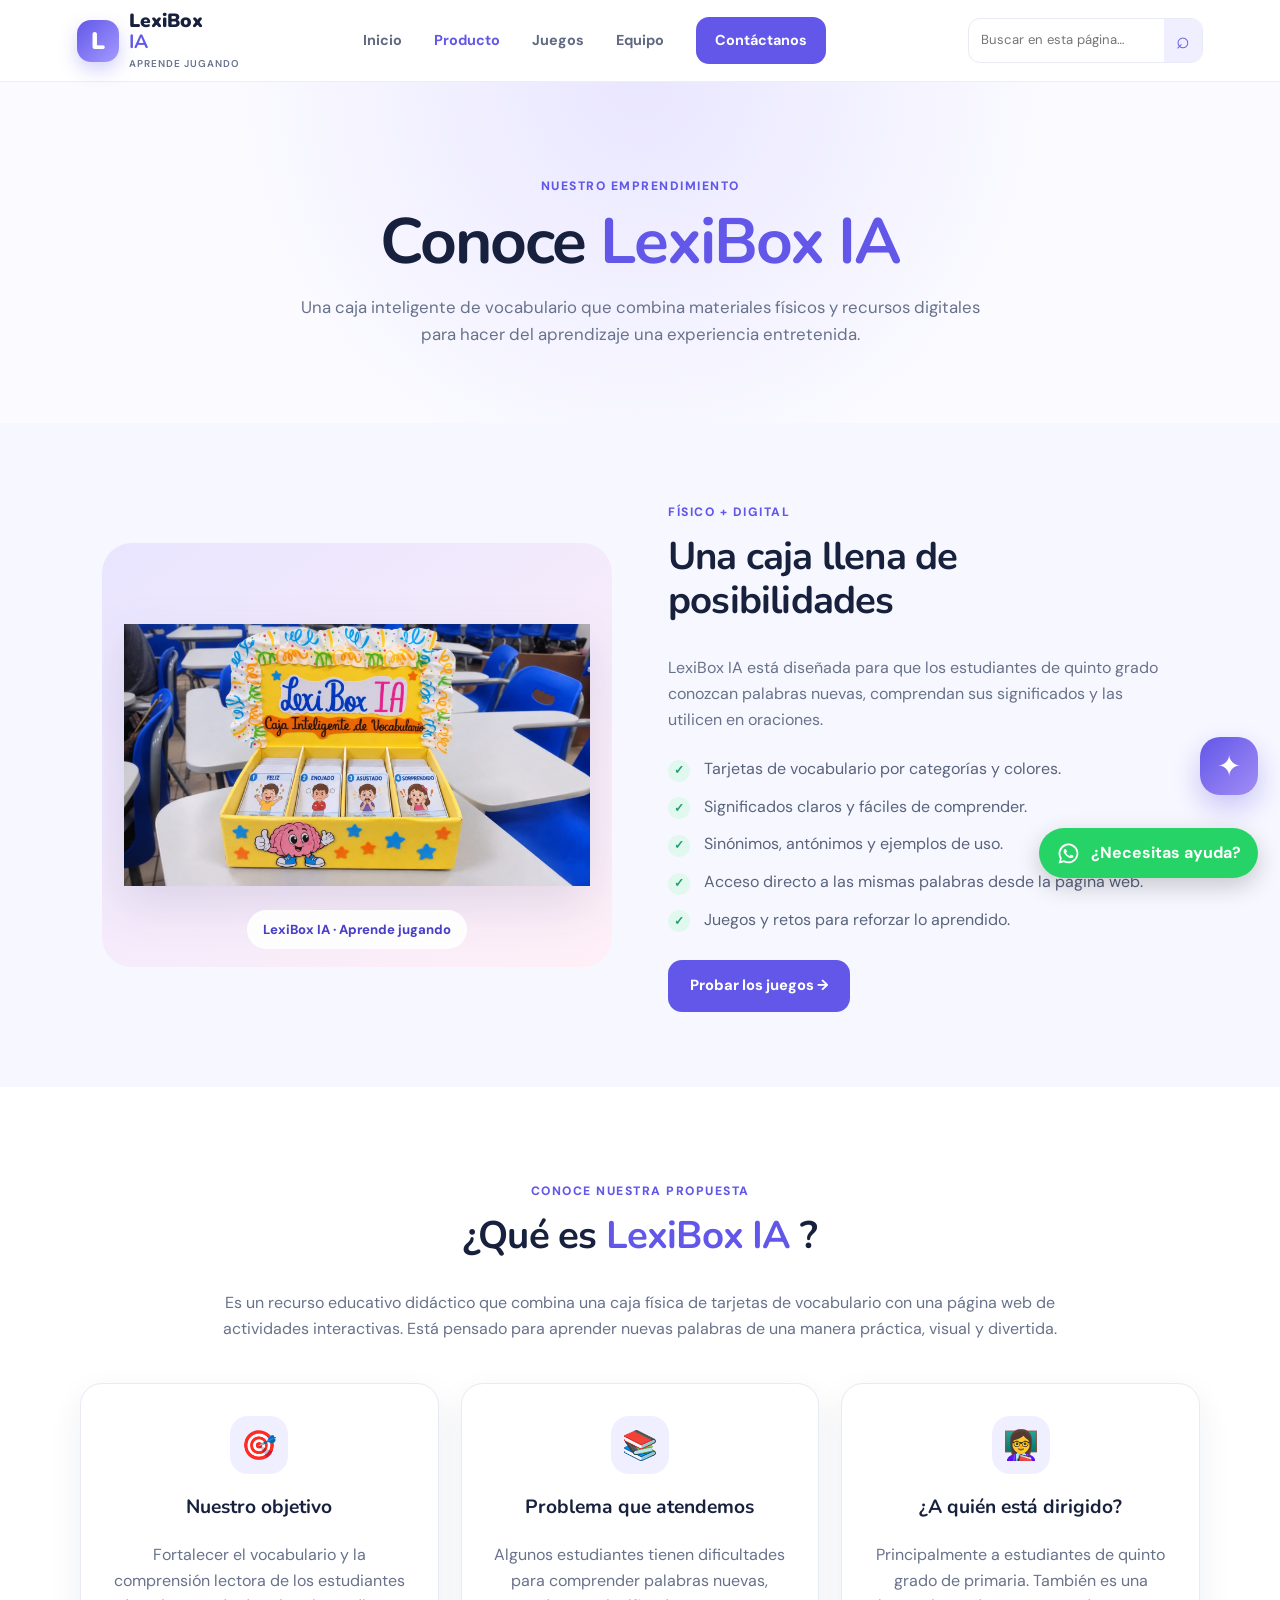
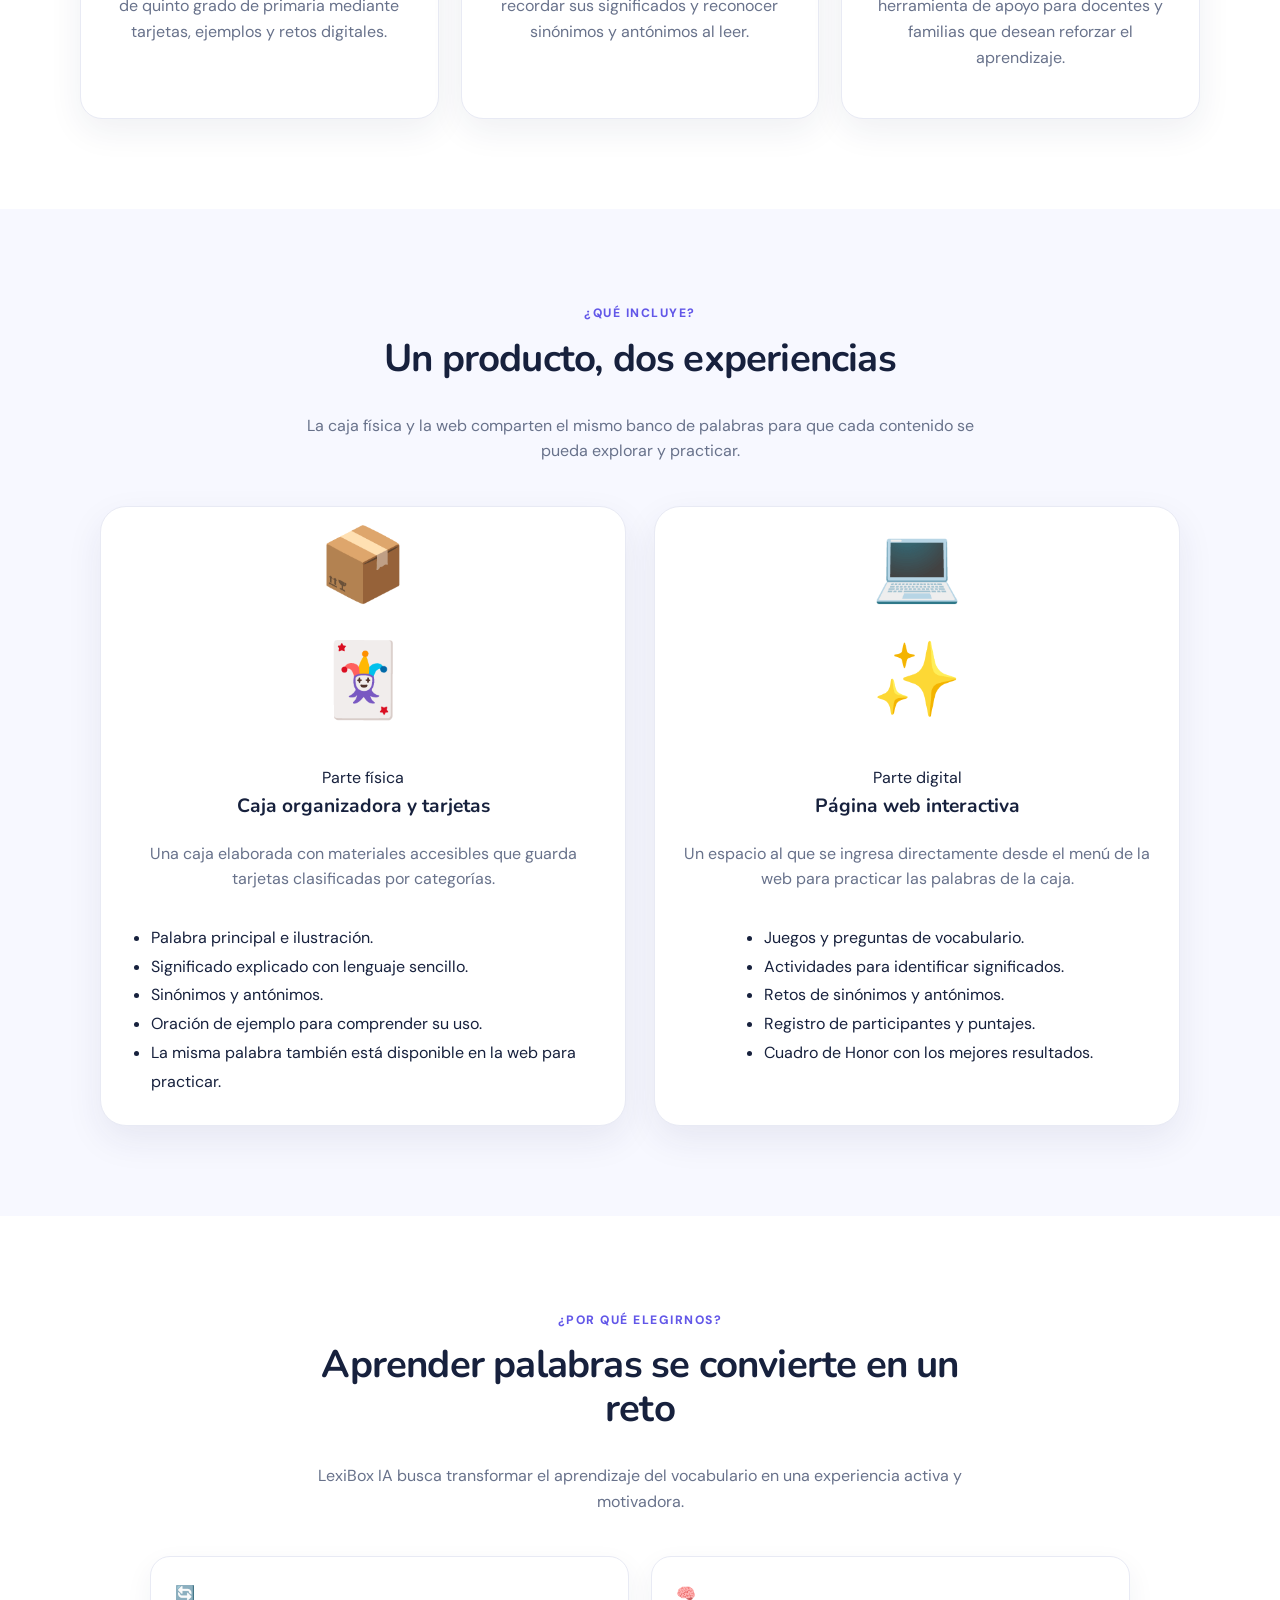
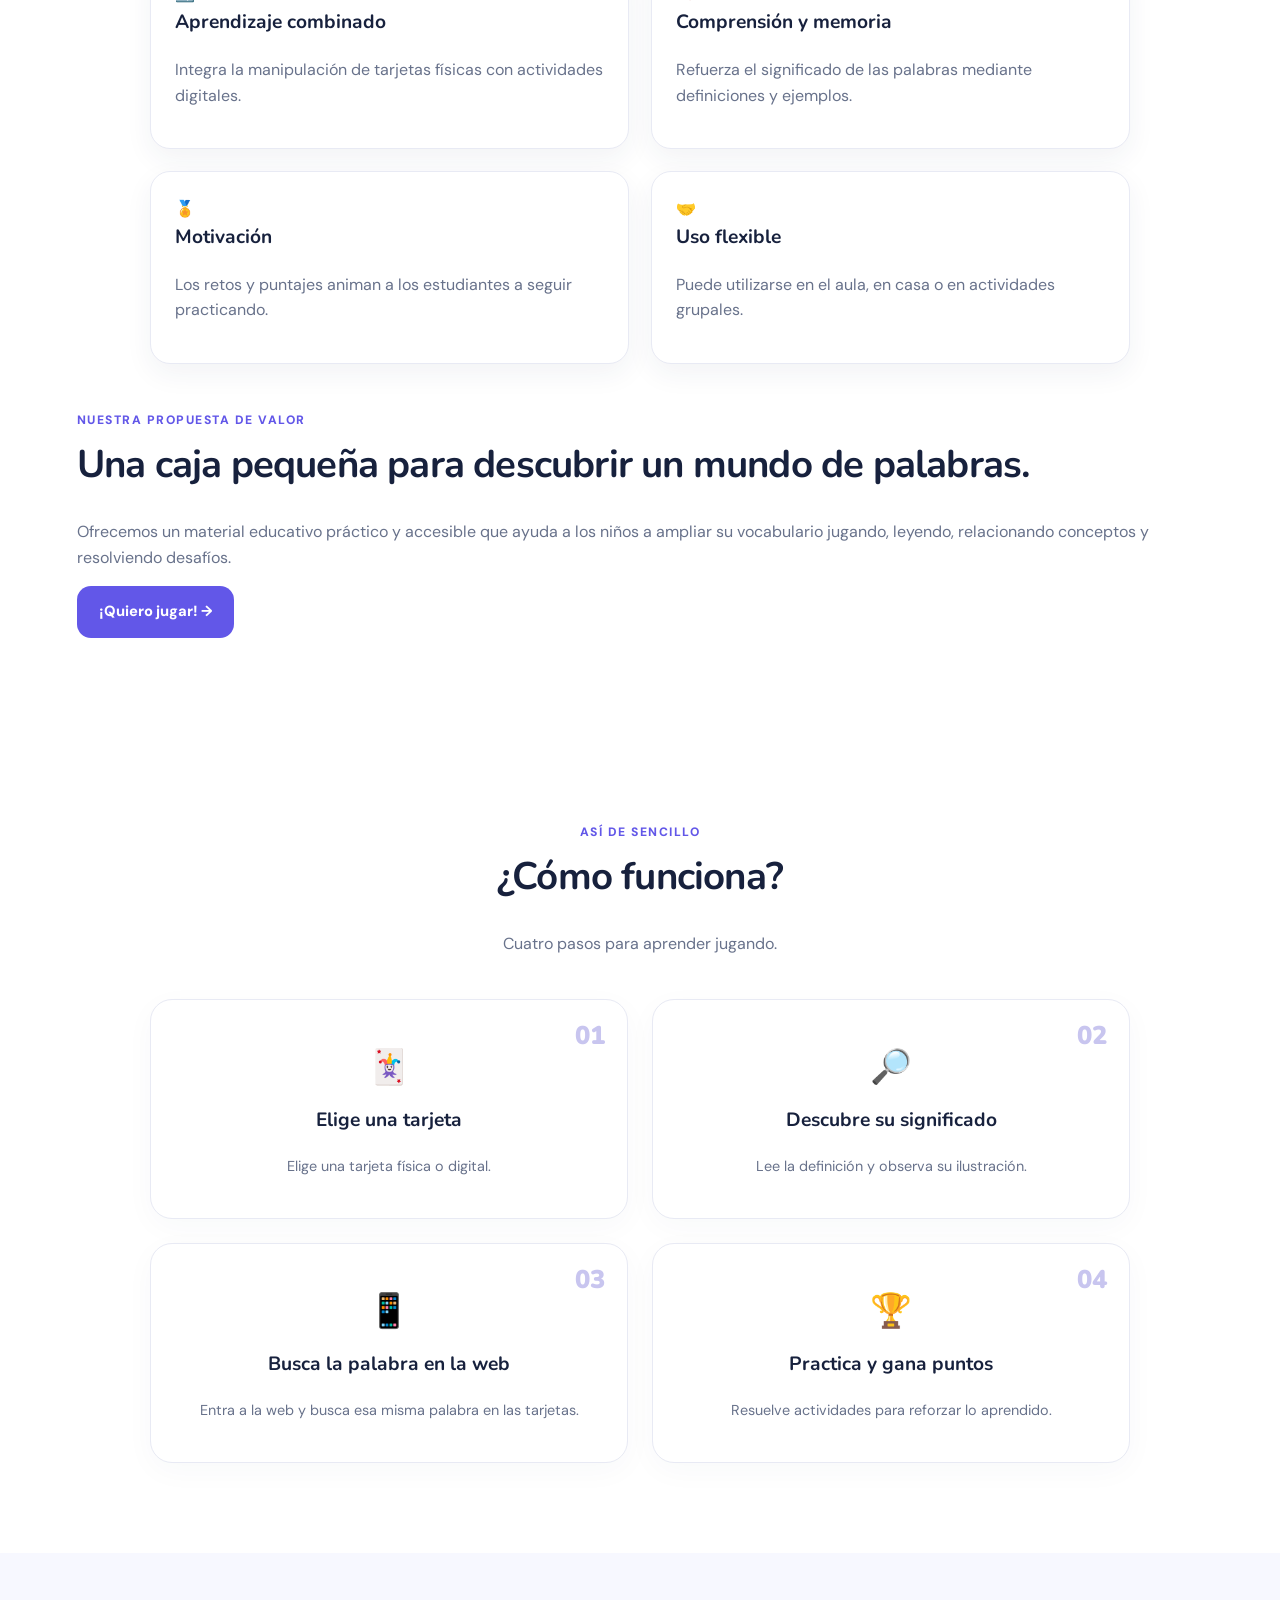
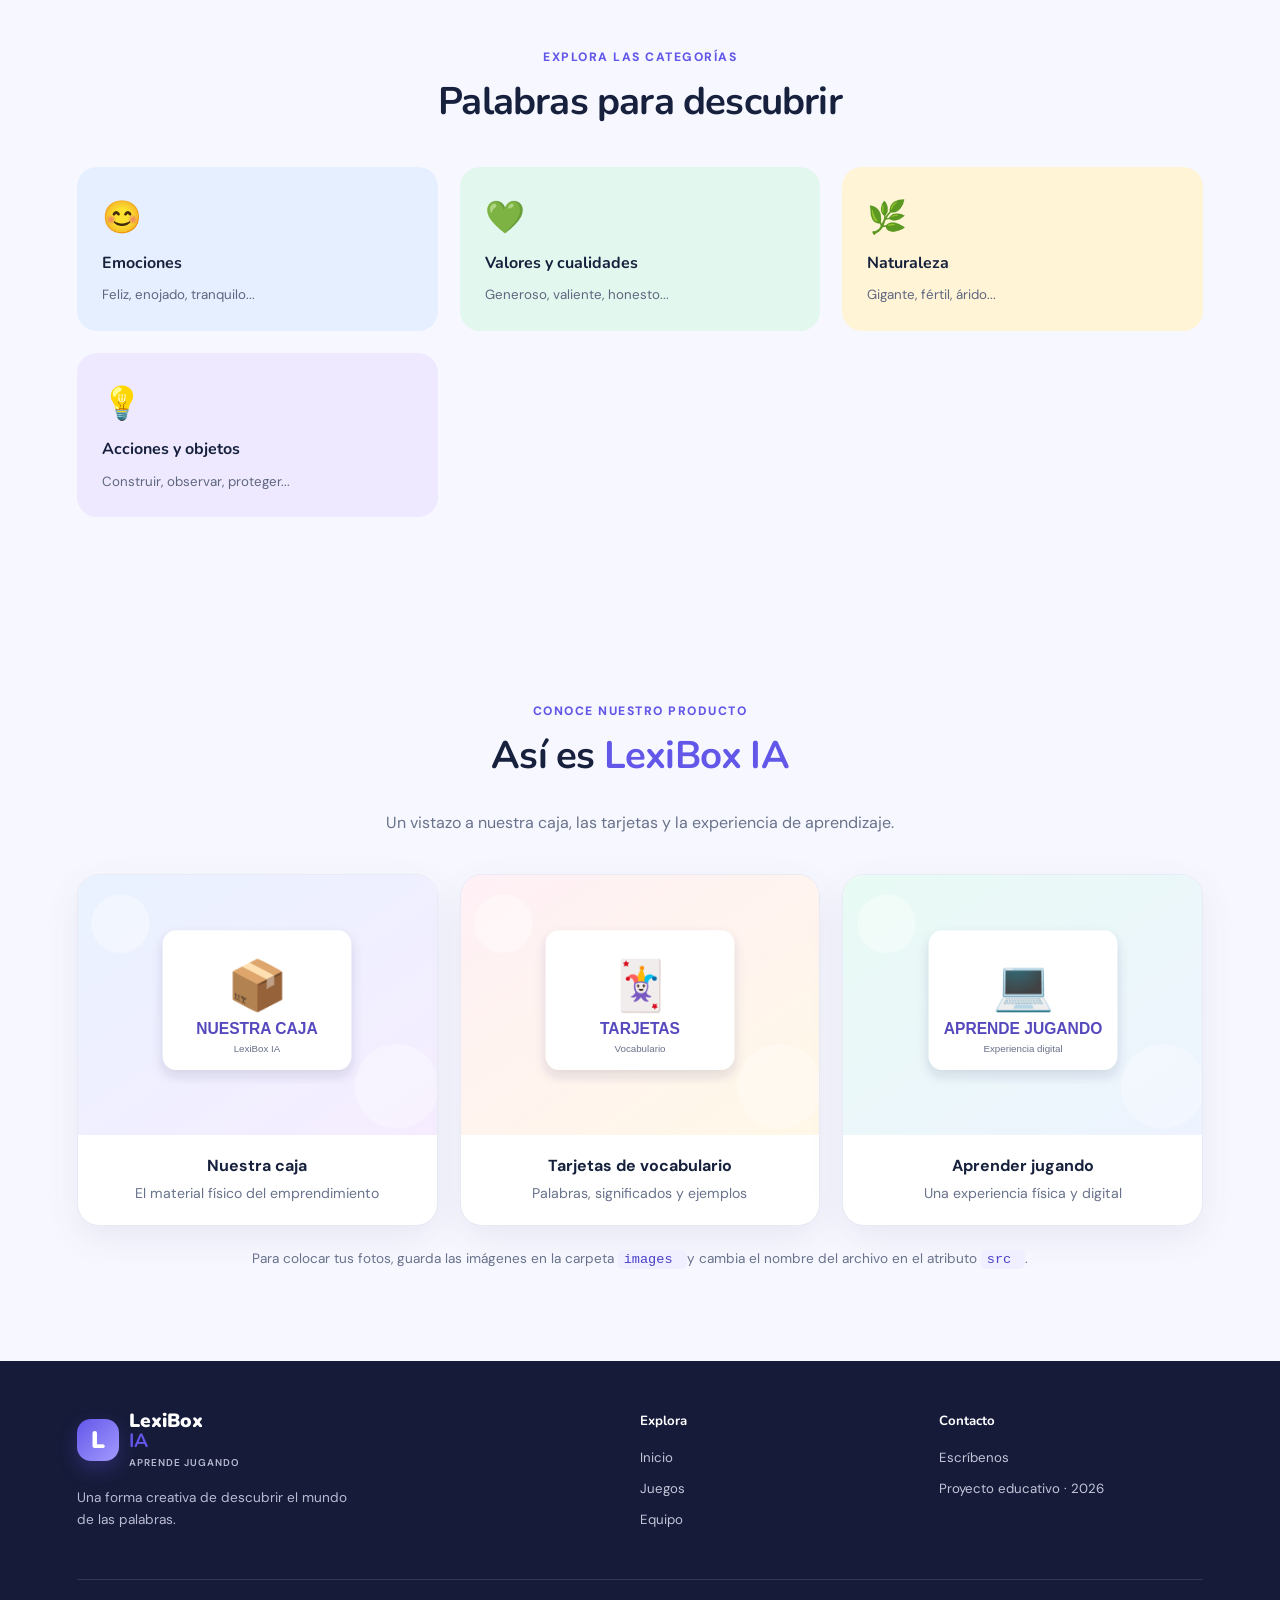
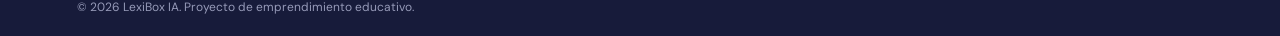
<file: lexibox_ia_web/producto.html>
<!DOCTYPE html>
<html lang="es">
 <head>
  <meta charset="utf-8"/>
  <meta content="width=device-width, initial-scale=1.0" name="viewport"/>
  <title>
   LexiBox IA | Producto
  </title>
  <link href="css/styles.css" rel="stylesheet"/>
  <script defer="" src="js/vocabulary.js">
  </script>
  <script defer="" src="js/main.js">
  </script>
  <script defer="" src="js/cards.js">
  </script>
 </head>
 <body>
  <!-- GRUPO 1: NAVEGACIÓN -->
  <header class="site-header">
   <a class="brand" href="index.html">
    <span class="brand-mark">
     L
    </span>
    <span>
     LexiBox
     <b>
      IA
     </b>
     <small>
      Aprende jugando
     </small>
    </span>
   </a>
   <button aria-expanded="false" aria-label="Abrir men&uacute;" class="menu-toggle">
    ☰
   </button>
   <nav class="main-nav">
    <a href="index.html">
     Inicio
    </a>
    <a class="active" href="producto.html">
     Producto
    </a>
    <a href="juegos.html">
     Juegos
    </a>
    <a href="equipo.html">
     Equipo
    </a>
    <a class="nav-cta" href="contacto.html">
     Cont&aacute;ctanos
    </a>
   </nav>
  </header>
  <main>
   <!-- GRUPO 2: PRESENTACIÓN DEL PRODUCTO -->
   <section class="page-hero">
    <span class="eyebrow">
     Nuestro emprendimiento
    </span>
    <h1>
     Conoce
     <em>
      LexiBox IA
     </em>
    </h1>
    <p>
     Una caja inteligente de vocabulario que combina materiales f&iacute;sicos y recursos digitales para hacer del aprendizaje una experiencia entretenida.
    </p>
   </section>
   <section class="product-showcase section-light">
    <div class="product-visual product-visual-photo">
     <!-- CAMBIAR IMAGEN: reemplaza images/lexibox-producto.svg por la foto de tu producto. -->
     <img alt="Presentaci&oacute;n de la caja educativa LexiBox IA" class="product-main-image" src="images/producto listo.jfif"/>
     <span class="image-caption">
      LexiBox IA &middot; Aprende jugando
     </span>
    </div>
    <div class="product-copy">
     <span class="eyebrow">
      F&iacute;sico + digital
     </span>
     <h2>
      Una caja llena de posibilidades
     </h2>
     <p>
      LexiBox IA est&aacute; dise&ntilde;ada para que los estudiantes de quinto grado conozcan palabras nuevas, comprendan sus significados y las utilicen en oraciones.
     </p>
     <ul class="check-list">
      <li>
       Tarjetas de vocabulario por categor&iacute;as y colores.
      </li>
      <li>
       Significados claros y f&aacute;ciles de comprender.
      </li>
      <li>
       Sin&oacute;nimos, ant&oacute;nimos y ejemplos de uso.
      </li>
      <li>
       Acceso directo a las mismas palabras desde la p&aacute;gina web.
      </li>
      <li>
       Juegos y retos para reforzar lo aprendido.
      </li>
     </ul>
     <a class="btn btn-primary" href="juegos.html">
      Probar los juegos &rarr;
     </a>
    </div>
   </section>
   <!-- GRUPO 3: INFORMACIÓN GENERAL DEL EMPRENDIMIENTO -->
   <section class="section product-info-section">
    <div class="section-heading">
     <span class="eyebrow">
      Conoce nuestra propuesta
     </span>
     <h2>
      &iquest;Qu&eacute; es
      <em>
       LexiBox IA
      </em>
      ?
     </h2>
     <p>
      Es un recurso educativo did&aacute;ctico que combina una caja f&iacute;sica de tarjetas de vocabulario con una p&aacute;gina web de actividades interactivas. Est&aacute; pensado para aprender nuevas palabras de una manera pr&aacute;ctica, visual y divertida.
     </p>
    </div>
    <div class="info-grid">
     <article class="info-card">
      <span class="info-icon">
       🎯
      </span>
      <h3>
       Nuestro objetivo
      </h3>
      <p>
       Fortalecer el vocabulario y la comprensi&oacute;n lectora de los estudiantes de quinto grado de primaria mediante tarjetas, ejemplos y retos digitales.
      </p>
     </article>
     <article class="info-card">
      <span class="info-icon">
       📚
      </span>
      <h3>
       Problema que atendemos
      </h3>
      <p>
       Algunos estudiantes tienen dificultades para comprender palabras nuevas, recordar sus significados y reconocer sin&oacute;nimos y ant&oacute;nimos al leer.
      </p>
     </article>
     <article class="info-card">
      <span class="info-icon">
       👩&zwj;🏫
      </span>
      <h3>
       &iquest;A qui&eacute;n est&aacute; dirigido?
      </h3>
      <p>
       Principalmente a estudiantes de quinto grado de primaria. Tambi&eacute;n es una herramienta de apoyo para docentes y familias que desean reforzar el aprendizaje.
      </p>
     </article>
    </div>
   </section>
   <!-- GRUPO 4: COMPONENTES Y CONTENIDO DEL PRODUCTO -->
   <section class="section section-light">
    <div class="section-heading">
     <span class="eyebrow">
      &iquest;Qu&eacute; incluye?
     </span>
     <h2>
      Un producto, dos experiencias
     </h2>
     <p>
      La caja f&iacute;sica y la web comparten el mismo banco de palabras para que cada contenido se pueda explorar y practicar.
     </p>
    </div>
    <div class="components-grid">
     <article class="component-card">
      <div class="component-visual physical-visual">
       📦
       <span>
        🃏
       </span>
      </div>
      <div class="component-body">
       <span class="component-tag">
        Parte f&iacute;sica
       </span>
       <h3>
        Caja organizadora y tarjetas
       </h3>
       <p>
        Una caja elaborada con materiales accesibles que guarda tarjetas clasificadas por categor&iacute;as.
       </p>
       <ul>
        <li>
         Palabra principal e ilustraci&oacute;n.
        </li>
        <li>
         Significado explicado con lenguaje sencillo.
        </li>
        <li>
         Sin&oacute;nimos y ant&oacute;nimos.
        </li>
        <li>
         Oraci&oacute;n de ejemplo para comprender su uso.
        </li>
        <li>
         La misma palabra tambi&eacute;n est&aacute; disponible en la web para practicar.
        </li>
       </ul>
      </div>
     </article>
     <article class="component-card">
      <div class="component-visual digital-visual">
       💻
       <span>
        ✨
       </span>
      </div>
      <div class="component-body">
       <span class="component-tag">
        Parte digital
       </span>
       <h3>
        P&aacute;gina web interactiva
       </h3>
       <p>
        Un espacio al que se ingresa directamente desde el men&uacute; de la web para practicar las palabras de la caja.
       </p>
       <ul>
        <li>
         Juegos y preguntas de vocabulario.
        </li>
        <li>
         Actividades para identificar significados.
        </li>
        <li>
         Retos de sin&oacute;nimos y ant&oacute;nimos.
        </li>
        <li>
         Registro de participantes y puntajes.
        </li>
        <li>
         Cuadro de Honor con los mejores resultados.
        </li>
       </ul>
      </div>
     </article>
    </div>
   </section>
   <!-- GRUPO 5: VALOR DIFERENCIAL Y BENEFICIOS -->
   <section class="section">
    <div class="section-heading">
     <span class="eyebrow">
      &iquest;Por qu&eacute; elegirnos?
     </span>
     <h2>
      Aprender palabras se convierte en un reto
     </h2>
     <p>
      LexiBox IA busca transformar el aprendizaje del vocabulario en una experiencia activa y motivadora.
     </p>
    </div>
    <div class="value-grid">
     <div class="value-item">
      <span>
       🔄
      </span>
      <div>
       <h3>
        Aprendizaje combinado
       </h3>
       <p>
        Integra la manipulaci&oacute;n de tarjetas f&iacute;sicas con actividades digitales.
       </p>
      </div>
     </div>
     <div class="value-item">
      <span>
       🧠
      </span>
      <div>
       <h3>
        Comprensi&oacute;n y memoria
       </h3>
       <p>
        Refuerza el significado de las palabras mediante definiciones y ejemplos.
       </p>
      </div>
     </div>
     <div class="value-item">
      <span>
       🏅
      </span>
      <div>
       <h3>
        Motivaci&oacute;n
       </h3>
       <p>
        Los retos y puntajes animan a los estudiantes a seguir practicando.
       </p>
      </div>
     </div>
     <div class="value-item">
      <span>
       🤝
      </span>
      <div>
       <h3>
        Uso flexible
       </h3>
       <p>
        Puede utilizarse en el aula, en casa o en actividades grupales.
       </p>
      </div>
     </div>
    </div>
    <div class="product-purpose">
     <div>
      <span class="eyebrow">
       Nuestra propuesta de valor
      </span>
      <h2>
       Una caja peque&ntilde;a para descubrir un mundo de palabras.
      </h2>
      <p>
       Ofrecemos un material educativo pr&aacute;ctico y accesible que ayuda a los ni&ntilde;os a ampliar su vocabulario jugando, leyendo, relacionando conceptos y resolviendo desaf&iacute;os.
      </p>
     </div>
     <a class="btn btn-primary" href="juegos.html">
      &iexcl;Quiero jugar! &rarr;
     </a>
    </div>
   </section>
   <!-- GRUPO 6: CÓMO FUNCIONA -->
   <section class="section">
    <div class="section-heading">
     <span class="eyebrow">
      As&iacute; de sencillo
     </span>
     <h2>
      &iquest;C&oacute;mo funciona?
     </h2>
     <p>
      Cuatro pasos para aprender jugando.
     </p>
    </div>
    <div class="steps-grid">
     <article class="step-card">
      <span>
       01
      </span>
      <div>
       🃏
      </div>
      <h3>
       Elige una tarjeta
      </h3>
      <p>
       Elige una tarjeta f&iacute;sica o digital.
      </p>
     </article>
     <article class="step-card">
      <span>
       02
      </span>
      <div>
       🔎
      </div>
      <h3>
       Descubre su significado
      </h3>
      <p>
       Lee la definici&oacute;n y observa su ilustraci&oacute;n.
      </p>
     </article>
     <article class="step-card">
      <span>
       03
      </span>
      <div>
       📱
      </div>
      <h3>
       Busca la palabra en la web
      </h3>
      <p>
       Entra a la web y busca esa misma palabra en las tarjetas.
      </p>
     </article>
     <article class="step-card">
      <span>
       04
      </span>
      <div>
       🏆
      </div>
      <h3>
       Practica y gana puntos
      </h3>
      <p>
       Resuelve actividades para reforzar lo aprendido.
      </p>
     </article>
    </div>
   </section>
   <!-- GRUPO 8: CONTENIDO DE LAS TARJETAS -->
   <section class="section section-light">
    <div class="section-heading">
     <span class="eyebrow">
      Explora las categor&iacute;as
     </span>
     <h2>
      Palabras para descubrir
     </h2>
    </div>
    <div class="category-grid">
     <div class="category-tile tile-blue">
      <span>
       😊
      </span>
      <b>
       Emociones
      </b>
      <small>
       Feliz, enojado, tranquilo...
      </small>
     </div>
     <div class="category-tile tile-green">
      <span>
       💚
      </span>
      <b>
       Valores y cualidades
      </b>
      <small>
       Generoso, valiente, honesto...
      </small>
     </div>
     <div class="category-tile tile-yellow">
      <span>
       🌿
      </span>
      <b>
       Naturaleza
      </b>
      <small>
       Gigante, f&eacute;rtil, &aacute;rido...
      </small>
     </div>
     <div class="category-tile tile-purple">
      <span>
       💡
      </span>
      <b>
       Acciones y objetos
      </b>
      <small>
       Construir, observar, proteger...
      </small>
     </div>
    </div>
   </section>
   <!-- GRUPO 9: GALERÍA DE FOTOGRAFÍAS DEL PRODUCTO -->
   <section class="section section-light product-gallery-section">
    <div class="section-heading centered-heading">
     <span class="eyebrow">
      Conoce nuestro producto
     </span>
     <h2>
      As&iacute; es
      <em>
       LexiBox IA
      </em>
     </h2>
     <p>
      Un vistazo a nuestra caja, las tarjetas y la experiencia de aprendizaje.
     </p>
    </div>
    <div class="product-gallery-grid">
     <figure class="product-gallery-item">
      <!-- CAMBIAR FOTO 1: reemplaza images/galeria-caja.svg por tu fotografía. -->
      <img alt="Caja educativa LexiBox IA" src="images/galeria-caja.svg"/>
      <figcaption>
       <strong>
        Nuestra caja
       </strong>
       <span>
        El material f&iacute;sico del emprendimiento
       </span>
      </figcaption>
     </figure>
     <figure class="product-gallery-item">
      <!-- CAMBIAR FOTO 2: reemplaza images/galeria-tarjetas.svg por tu fotografía. -->
      <img alt="Tarjetas de vocabulario" src="images/galeria-tarjetas.svg"/>
      <figcaption>
       <strong>
        Tarjetas de vocabulario
       </strong>
       <span>
        Palabras, significados y ejemplos
       </span>
      </figcaption>
     </figure>
     <figure class="product-gallery-item">
      <!-- CAMBIAR FOTO 3: reemplaza images/galeria-aprendizaje.svg por tu fotografía. -->
      <img alt="Experiencia de aprendizaje con LexiBox IA" src="images/galeria-aprendizaje.svg"/>
      <figcaption>
       <strong>
        Aprender jugando
       </strong>
       <span>
        Una experiencia f&iacute;sica y digital
       </span>
      </figcaption>
     </figure>
    </div>
    <p class="gallery-edit-note">
     Para colocar tus fotos, guarda las im&aacute;genes en la carpeta
     <code>
      images
     </code>
     y cambia el nombre del archivo en el atributo
     <code>
      src
     </code>
     .
    </p>
   </section>
  </main>
  <!-- GRUPO 9: CHATBOT Y FOOTER -->
  <button aria-label="Abrir asistente" class="chat-launcher">
   ✦
  </button>
  <section aria-label="Asistente Lexi" class="chat-widget" hidden="">
   <div class="chat-head">
    <div>
     <b>
      Lexi, tu asistente
     </b>
     <small>
      Resuelve tus dudas
     </small>
    </div>
    <button aria-label="Cerrar chat" class="chat-close">
     &times;
    </button>
   </div>
   <div class="chat-messages">
    <div class="bot-message">
     &iexcl;Hola! Soy Lexi. &iquest;Qu&eacute; quieres saber sobre nuestra caja?
    </div>
   </div>
   <form class="chat-form">
    <input aria-label="Tu pregunta" placeholder="Escribe tu pregunta..." required="" type="text"/>
    <button>
     ➤
    </button>
   </form>
  </section>
  <footer class="site-footer">
   <div class="footer-main">
    <a class="brand brand-footer" href="index.html">
     <span class="brand-mark">
      L
     </span>
     <span>
      LexiBox
      <b>
       IA
      </b>
      <small>
       Aprende jugando
      </small>
     </span>
    </a>
    <p>
     Una forma creativa de descubrir el mundo de las palabras.
    </p>
   </div>
   <div class="footer-links">
    <b>
     Explora
    </b>
    <a href="index.html">
     Inicio
    </a>
    <a href="juegos.html">
     Juegos
    </a>
    <a href="equipo.html">
     Equipo
    </a>
   </div>
   <div class="footer-links">
    <b>
     Contacto
    </b>
    <a href="contacto.html">
     Escr&iacute;benos
    </a>
    <span>
     Proyecto educativo &middot; 2026
    </span>
   </div>
   <div class="footer-bottom">
    &copy; 2026 LexiBox IA. Proyecto de emprendimiento educativo.
   </div>
  </footer>
  <a aria-label="Contactar por WhatsApp" class="whatsapp-help" href="https://wa.me/51999999999?text=Hola%2C%20necesito%20ayuda%20con%20LexiBox%20IA" rel="noopener" target="_blank">
   <svg aria-hidden="true" viewbox="0 0 32 32">
    <path d="M16.02 3.2A12.7 12.7 0 0 0 5.1 22.38L3.3 28.9l6.68-1.75A12.7 12.7 0 1 0 16.02 3.2Zm0 23.1a10.35 10.35 0 0 1-5.28-1.45l-.38-.22-3.96 1.04 1.06-3.86-.25-.4a10.35 10.35 0 1 1 8.81 4.89Zm5.68-7.75c-.31-.16-1.83-.9-2.11-1-.28-.1-.49-.16-.7.16-.2.31-.8 1-.98 1.2-.18.21-.36.23-.67.08-.31-.16-1.3-.48-2.48-1.53-.92-.82-1.54-1.83-1.72-2.14-.18-.31-.02-.48.14-.63.14-.14.31-.36.46-.54.15-.18.2-.31.31-.52.1-.21.05-.39-.03-.54-.08-.16-.7-1.68-.96-2.3-.25-.6-.51-.52-.7-.53h-.6c-.2 0-.54.08-.82.39-.28.31-1.08 1.05-1.08 2.57s1.1 2.98 1.26 3.19c.15.2 2.16 3.3 5.23 4.63.73.31 1.3.5 1.75.64.74.24 1.42.2 1.95.12.6-.09 1.83-.75 2.09-1.47.26-.73.26-1.35.18-1.48-.08-.13-.28-.21-.59-.37Z" fill="currentColor">
    </path>
   </svg>
   <span>
    &iquest;Necesitas ayuda?
   </span>
  </a>
  <script defer="" src="js/site-search.js">
  </script>
 </body>
</html>
</file>
<file: lexibox_ia_web/css/styles.css>
/* =========================================================
   LEXIBOX IA — HOJA DE ESTILOS
   GRUPO 1: VARIABLES, REINICIO Y ESTILOS GENERALES
   ========================================================= */
    @import url('https://fonts.googleapis.com/css2?family=DM+Sans:wght@400;500;600;700&family=Nunito:wght@500;600;700;800;900&display=swap');
:root {
    --ink:#17213d;
    --muted:#68728b;
    --primary:#6257e8;
    --primary-dark:#4940c8;
    --pink:#f28bb8;
    --yellow:#ffd66b;
    --mint:#8cddc2;
    --blue:#9cc9ff;
    --paper:#f7f8ff;
    --white:#fff;
    --line:#e8eaf4;
    --shadow:0 18px 50px rgba(34,43,91,.09);
    --radius:24px;
}* {
    box-sizing:border-box;
}html {
    scroll-behavior:smooth;
}body {
    margin:0;
    background:#fff;
    color:var(--ink);
    font-family:'DM Sans',sans-serif;
    line-height:1.6;
}h1,h2,h3,b,.brand {
    font-family:'Nunito',sans-serif;
}h1,h2,h3,p {
    margin-top:0;
}h1 {
    font-size:clamp(2.7rem,6vw,5rem);
    line-height:1.04;
    letter-spacing:-2px;
}h2 {
    font-size:clamp(1.8rem,3vw,2.65rem);
    line-height:1.15;
    letter-spacing:-.8px;
}h3 {
    font-size:1.2rem;
}p {
    color:var(--muted);
}a {
    color:inherit;
    text-decoration:none;
}button,input,select,textarea {
    font:inherit;
}button {
    cursor:pointer;
}.section {
    padding:90px max(6vw,22px);
}.section-light {
    background:var(--paper);
}.section-heading {
    text-align:center;
    max-width:690px;
    margin:0 auto 42px;
}.section-heading p {
    margin-bottom:0;
}.eyebrow {
    display:inline-block;
    color:var(--primary);
    font-size:.76rem;
    font-weight:800;
    letter-spacing:1.5px;
    text-transform:uppercase;
    margin-bottom:13px;
}em {
    font-style:normal;
    color:var(--primary);
}/* GRUPO 2: HEADER Y MENÚ RESPONSIVE */
.site-header {
    height:82px;
    padding:0 6vw;
    display:flex;
    align-items:center;
    justify-content:space-between;
    background:rgba(255,255,255,.92);
    backdrop-filter:blur(16px);
    position:sticky;
    top:0;
    z-index:20;
    border-bottom:1px solid rgba(232,234,244,.8);
}.brand {
    display:flex;
    align-items:center;
    gap:10px;
    font-size:1.2rem;
    font-weight:900;
    line-height:1.05;
}.brand>span:last-child {
    display:flex;
    flex-direction:column;
}.brand b {
    display:inline;
    color:var(--primary);
}.brand small {
    font:600 .62rem 'DM Sans';
    color:var(--muted);
    letter-spacing:1px;
    text-transform:uppercase;
    margin-top:5px;
}.brand-mark {
    width:42px;
    height:42px;
    border-radius:14px;
    background:linear-gradient(135deg,var(--primary),#a49aff);
    color:#fff;
    display:grid;
    place-items:center;
    font:900 1.5rem 'Nunito';
    box-shadow:0 8px 18px #6257e844;
}.main-nav {
    display:flex;
    align-items:center;
    gap:32px;
}.main-nav a {
    font-size:.9rem;
    font-weight:700;
    color:#606981;
    transition:.2s;
}.main-nav a:hover,.main-nav a.active {
    color:var(--primary);
}.main-nav .nav-cta {
    padding:12px 19px;
    background:var(--primary);
    color:white;
    border-radius:13px;
}.main-nav .nav-cta:hover {
    background:var(--primary-dark);
    color:white;
}.menu-toggle {
    display:none;
    border:0;
    background:#f0efff;
    color:var(--primary);
    font-size:1.4rem;
    border-radius:12px;
    padding:7px 12px;
}/* GRUPO 3: BOTONES Y COMPONENTES COMUNES */
.btn {
    display:inline-flex;
    align-items:center;
    justify-content:center;
    gap:12px;
    padding:14px 22px;
    border:0;
    border-radius:14px;
    font-weight:800;
    font-size:.92rem;
    transition:transform .2s,box-shadow .2s;
}.btn:hover {
    transform:translateY(-3px);
    box-shadow:0 10px 24px #302c7926;
}.btn-primary {
    background:var(--primary);
    color:white;
}.btn-primary:hover {
    background:var(--primary-dark);
}.btn-glass {
    color:white;
    border:1px solid #ffffff80;
    background:#ffffff18;
}.btn-white {
    background:#fff;
    color:var(--primary);
}.check-list {
    padding:0;
    list-style:none;
    margin:24px 0 28px;
}.check-list li {
    margin:12px 0;
    color:#59637d;
}.check-list li:before {
    content:'✓';
    display:inline-grid;
    place-items:center;
    width:22px;
    height:22px;
    background:#e0f8ed;
    color:#239c72;
    border-radius:50%;
    font-size:.75rem;
    font-weight:900;
    margin-right:10px;
}/* GRUPO 4: SLIDER DE INICIO */
.hero-slider {
    min-height:610px;
    background:radial-gradient(circle at 80% 35%,#ddd9ff 0,transparent 34%),linear-gradient(115deg,#f4f3ff,#fdf5fa 65%,#f1f9ff);
    position:relative;
    overflow:hidden;
}.slide {
    display:none;
    min-height:610px;
    max-width:1250px;
    margin:auto;
    padding:75px 6vw 105px;
    grid-template-columns:1.05fr .95fr;
    align-items:center;
    gap:30px;
}.slide-active {
    display:grid;
    animation:fadeSlide .65s ease;
}
@keyframes fadeSlide {from {
    opacity:.3;
    transform:translateY(10px);
}to {
    opacity:1;
    transform:translateY(0);
}
}.hero-content {
    max-width:610px;
}.hero-content p {
    font-size:1.08rem;
    max-width:540px;
    margin:25px 0 30px;
}.hero-actions {
    display:flex;
    flex-wrap:wrap;
    gap:12px;
}.hero-art {
    height:400px;
    position:relative;
    display:grid;
    place-items:center;
}.lexi-box-illustration {
    position:relative;
    z-index:2;
    width:290px;
    transform:rotate(-5deg);
    filter:drop-shadow(0 25px 22px #32306a25);
}.box-lid {
    height:90px;
    border:8px solid #8b79df;
    border-bottom:0;
    border-radius:22px 22px 4px 4px;
    background:linear-gradient(130deg,#b8aaff,#e9dfff);
    display:grid;
    place-items:center;
    color:#4c3db5;
    font:900 1.8rem 'Nunito';
}.box-front {
    height:165px;
    background:linear-gradient(140deg,#ffc8df,#ffe9f2);
    border:8px solid #8b79df;
    border-radius:8px 8px 25px 25px;
    display:flex;
    align-items:center;
    justify-content:center;
    flex-direction:column;
    color:#443a9f;
}.box-front span {
    font-size:2.7rem;
}.box-front b {
    font-size:1.3rem;
}.box-front small {
    font-size:.63rem;
    letter-spacing:1.5px;
}.floating-card {
    position:absolute;
    z-index:3;
    background:#fff;
    padding:14px 18px;
    border-radius:17px;
    box-shadow:var(--shadow);
    display:flex;
    flex-direction:column;
    gap:3px;
    transform:rotate(5deg);
}.floating-card span {
    font-size:1.5rem;
}.floating-card b {
    color:var(--primary);
}.floating-card small {
    font-size:.7rem;
    color:var(--muted);
}.card-one {
    top:45px;
    left:3%;
}.card-two {
    bottom:42px;
    right:0;
    transform:rotate(-6deg);
}.orbit {
    position:absolute;
    border:1px dashed #aaa1ed;
    border-radius:50%;
    width:370px;
    height:370px;
}.orbit-two {
    width:470px;
    height:470px;
    border-color:#f3b5d1;
}.spark {
    position:absolute;
    color:#edaa37;
    font-size:2.4rem;
}.spark-a {
    top:55px;
    right:15%;
}.spark-b {
    bottom:50px;
    left:12%;
}.slider-controls {
    position:absolute;
    bottom:28px;
    left:50%;
    transform:translateX(-50%);
    display:flex;
    align-items:center;
    gap:20px;
}.slider-arrow {
    width:36px;
    height:36px;
    border-radius:50%;
    border:1px solid #d9d6f2;
    background:#fff;
    color:var(--primary);
    font-size:1.4rem;
}.slider-dots {
    display:flex;
    gap:8px;
}.dot {
    width:8px;
    height:8px;
    border:0;
    border-radius:20px;
    background:#c7c2ed;
    padding:0;
}.dot-active {
    width:24px;
    background:var(--primary);
}.hero-art-second,.hero-art-third {
    background:radial-gradient(circle,#fff 0 35%,transparent 36%);
}.big-emoji {
    font-size:10rem;
    filter:drop-shadow(0 20px 20px #6157e833);
}.word-cloud {
    position:absolute;
    background:white;
    border-radius:20px;
    padding:20px 25px;
    box-shadow:var(--shadow);
    display:flex;
    flex-direction:column;
    transform:rotate(-8deg);
    bottom:20px;
    right:4%;
}.word-cloud span {
    color:#e887b3;
    font-weight:900;
}.word-cloud b {
    font-size:1.7rem;
    color:var(--primary);
}.word-cloud strong {
    color:#46ad91;
}.word-cloud small {
    color:var(--muted);
}.trophy {
    font-size:11rem;
    filter:drop-shadow(0 18px 20px #d9a52a66);
}.score-bubble {
    position:absolute;
    right:6%;
    top:20%;
    padding:14px 20px;
    border-radius:20px;
    background:#fff;
    color:#289d7b;
    font-weight:900;
    box-shadow:var(--shadow);
    transform:rotate(8deg);
}.confetti {
    position:absolute;
    bottom:12%;
    font-size:2rem;
    color:#efa83a;
}/* GRUPO 5: TARJETAS GRID Y BANDA CTA */
.feature-grid,.steps-grid,.category-grid,.team-grid,.tip-grid {
    display:grid;
    grid-template-columns:repeat(4,1fr);
    gap:20px;
}.feature-card,.step-card,.team-card,.mission-card,.tip-card {
    background:#fff;
    border:1px solid var(--line);
    border-radius:22px;
    padding:27px;
    box-shadow:0 8px 30px #29315b08;
    transition:.25s;
}.feature-card:hover,.team-card:hover,.step-card:hover {
    transform:translateY(-6px);
    box-shadow:var(--shadow);
}.feature-card p,.step-card p,.team-card p,.mission-card p,.tip-card p {
    font-size:.9rem;
    margin-bottom:0;
}.feature-icon {
    width:54px;
    height:54px;
    border-radius:17px;
    display:grid;
    place-items:center;
    font-size:1.6rem;
    margin-bottom:20px;
}.icon-blue {
    background:#e3efff;
}.icon-pink {
    background:#ffe6f1;
}.icon-yellow {
    background:#fff3cf;
}.icon-green {
    background:#e0f7ed;
}.cta-band {
    margin:80px 6vw;
    padding:48px 6%;
    border-radius:28px;
    background:linear-gradient(110deg,#5b50dc,#9185f1);
    display:flex;
    justify-content:space-between;
    align-items:center;
    gap:25px;
    color:white;
}.cta-band h2 {
    max-width:620px;
    margin-bottom:8px;
}.cta-band p,.cta-band .eyebrow {
    color:#e8e6ff;
    margin-bottom:0;
}/* GRUPO 6: PÁGINAS INTERIORES Y PRODUCTO */
.page-hero {
    text-align:center;
    padding:90px 22px 75px;
    background:radial-gradient(circle at 50% 0,#e9e6ff,transparent 55%),#fafaff;
}.page-hero h1 {
    font-size:clamp(2.6rem,5vw,4.2rem);
    margin-bottom:18px;
}.page-hero p {
    max-width:690px;
    margin:0 auto;
    font-size:1.05rem;
}.product-showcase {
    padding:75px 8vw;
    display:grid;
    grid-template-columns:1fr 1fr;
    gap:70px;
    align-items:center;
}.product-visual {
    min-height:390px;
    position:relative;
    display:grid;
    place-items:center;
    background:linear-gradient(145deg,#e9e5ff,#fff0f7);
    border-radius:30px;
    overflow:hidden;
}.product-box {
    width:min(75%,370px);
    padding:15px;
    background:#9a8ce9;
    border:7px solid #7465d5;
    border-radius:20px;
    box-shadow:0 25px 30px #413b8b30;
    transform:rotate(-4deg);
    z-index:2;
}.product-box-title {
    background:#eeeaff;
    border-radius:10px;
    text-align:center;
    padding:15px;
    color:#5043bd;
    font:900 1.7rem 'Nunito';
}.product-compartments {
    display:grid;
    grid-template-columns:1fr 1fr;
    gap:7px;
    margin:10px 0;
}.product-compartments span {
    background:#fff;
    border-radius:9px;
    padding:15px 5px;
    text-align:center;
    font-size:.75rem;
    font-weight:800;
    color:#5b50bc;
}.product-compartments span:nth-child(2) {
    background:#ffe6f1;
}.product-compartments span:nth-child(3) {
    background:#e1f7ed;
}.product-compartments span:nth-child(4) {
    background:#fff2cc;
}.product-box-bottom {
    background:#f8d5e6;
    padding:13px;
    text-align:center;
    border-radius:9px;
    font-weight:900;
    color:#5145a9;
    font-size:.8rem;
}.mini-card {
    position:absolute;
    z-index:3;
    background:white;
    padding:14px 20px;
    border-radius:13px;
    box-shadow:var(--shadow);
    font-weight:900;
    color:var(--primary);
    transform:rotate(8deg);
}.mini-card small {
    font-weight:500;
    color:var(--muted);
}.mini-card-a {
    top:12%;
    left:4%;
}.mini-card-b {
    bottom:10%;
    right:4%;
    transform:rotate(-7deg);
}.product-copy p {
    font-size:1rem;
}.steps-grid {
    grid-template-columns:repeat(4,1fr);
}.step-card {
    position:relative;
}.step-card>span {
    position:absolute;
    right:20px;
    top:15px;
    color:#c8c5ef;
    font:900 1.6rem 'Nunito';
}.step-card>div {
    font-size:2.1rem;
    margin-bottom:15px;
}.category-grid {
    grid-template-columns:repeat(4,1fr);
}.category-tile {
    padding:25px;
    border-radius:20px;
    display:flex;
    flex-direction:column;
    gap:8px;
}.category-tile span {
    font-size:2rem;
}.category-tile small {
    color:#5e6680;
}.tile-blue {
    background:#e5efff;
}.tile-green {
    background:#e2f7ed;
}.tile-yellow {
    background:#fff4d5;
}.tile-purple {
    background:#eee9ff;
}/* GRUPO 7: JUEGOS Y CUADRO DE HONOR */
.game-layout {
    padding:55px 6vw 75px;
    display:grid;
    grid-template-columns:minmax(0,1.5fr) minmax(280px,.8fr);
    gap:25px;
    align-items:start;
}.game-panel,.honor-panel {
    background:#fff;
    border:1px solid var(--line);
    border-radius:24px;
    padding:30px;
    box-shadow:var(--shadow);
}.game-panel-heading,.honor-heading {
    display:flex;
    align-items:center;
    gap:15px;
    margin-bottom:25px;
}.game-panel-heading h2,.honor-heading h2 {
    font-size:1.45rem;
    margin:0;
}.game-panel-heading p,.honor-heading p {
    font-size:.82rem;
    margin:3px 0 0;
}.game-icon,.honor-heading>span {
    width:52px;
    height:52px;
    border-radius:16px;
    background:#eeeaff;
    display:grid;
    place-items:center;
    font-size:1.7rem;
}.player-entry {
    display:grid;
    gap:12px;
    max-width:420px;
}.player-entry label,.contact-form label {
    font-size:.85rem;
    font-weight:800;
}.player-entry input,.contact-form input,.contact-form select,.contact-form textarea,.chat-form input {
    width:100%;
    border:1px solid #dfe2ef;
    border-radius:12px;
    padding:13px 14px;
    background:#fbfbff;
    outline:none;
    color:var(--ink);
}input:focus,select:focus,textarea:focus {
    border-color:var(--primary)!important;
    box-shadow:0 0 0 3px #6257e81c;
}.player-entry small,.contact-form small {
    font-size:.75rem;
    color:var(--muted);
}.quiz-meta {
    display:flex;
    justify-content:space-between;
    font-size:.85rem;
    font-weight:800;
    color:var(--muted);
}.progress-track {
    height:8px;
    background:#eeeefa;
    border-radius:20px;
    margin:12px 0 25px;
    overflow:hidden;
}.progress-track div {
    height:100%;
    width:0;
    background:linear-gradient(90deg,#6257e8,#f28bb8);
    transition:width .3s;
}.question-text {
    font-size:1.3rem;
    margin-bottom:20px;
}.answer-options {
    display:grid;
    grid-template-columns:1fr 1fr;
    gap:12px;
}.answer-option {
    border:1px solid #e3e4f0;
    background:#fafaff;
    border-radius:13px;
    padding:14px;
    text-align:left;
    font-weight:700;
    color:var(--ink);
}.answer-option:hover {
    border-color:var(--primary);
    background:#f2f0ff;
}.answer-option.correct {
    border-color:#49bd91;
    background:#e5f8ef;
    color:#187a57;
}.answer-option.wrong {
    border-color:#ed829f;
    background:#fff0f4;
    color:#b64064;
}.answer-option:disabled {
    cursor:default;
}.answer-feedback {
    min-height:26px;
    font-weight:700;
    font-size:.9rem;
}.answer-feedback.good {
    color:#20976e;
}.answer-feedback.bad {
    color:#c44e70;
}.quiz-meta span:last-child {
    color:var(--primary);
}.game-result {
    text-align:center;
    padding:20px 5px;
}.result-medal {
    font-size:4rem;
}.game-result h2 {
    margin:8px;
}.honor-list {
    padding-left:27px;
    margin:20px 0;
}.honor-list li {
    padding:12px 8px;
    border-bottom:1px solid var(--line);
    font-weight:700;
}.honor-list li::marker {
    color:var(--primary);
    font-weight:900;
}.honor-list li span {
    float:right;
    color:var(--primary);
}.empty-honor {
    color:var(--muted);
    font-size:.85rem;
    font-weight:500!important;
}.text-button {
    border:0;
    background:none;
    color:#c15c79;
    font-weight:700;
    font-size:.78rem;
    padding:5px 0;
}.privacy-note {
    font-size:.72rem;
    margin-top:18px;
}.tip-grid {
    grid-template-columns:repeat(3,1fr);
}.tip-card {
    text-align:center;
}.tip-card span {
    font-size:2.3rem;
}.tip-card b {
    display:block;
    font-size:1.1rem;
    margin:5px;
}.tip-card p {
    margin:3px;
}/* GRUPO 8: EQUIPO */
.team-grid {
    grid-template-columns:repeat(3,1fr);
    max-width:1050px;
    margin:auto;
}.team-card {
    text-align:center;
    padding:30px 24px;
}.avatar {
    width:82px;
    height:82px;
    margin:0 auto 16px;
    border-radius:26px;
    display:grid;
    place-items:center;
    font:900 1.6rem 'Nunito';
    color:#5145b7;
}.avatar-blue {
    background:#dceaff;
}.avatar-purple {
    background:#e9e3ff;
}.avatar-pink {
    background:#ffe2ef;
}.avatar-green {
    background:#def6eb;
}.avatar-yellow {
    background:#fff0c8;
}.team-role {
    font-size:.7rem;
    text-transform:uppercase;
    letter-spacing:1.2px;
    color:var(--primary);
    font-weight:900;
}.team-card h2 {
    font-size:1.25rem;
    margin:7px 0;
}.team-card p {
    font-size:.85rem;
}.mission-grid {
    display:grid;
    grid-template-columns:1fr 1fr;
    gap:20px;
    max-width:950px;
    margin:auto;
}.mission-card span {
    font-size:2.2rem;
}.mission-card h2 {
    font-size:1.5rem;
    margin:10px 0;
}/* GRUPO 9: FORMULARIO DE CONTACTO */
.contact-layout {
    padding:65px 8vw 85px;
    display:grid;
    grid-template-columns:.9fr 1.1fr;
    gap:70px;
    align-items:start;
}.contact-copy {
    padding-top:20px;
}.contact-copy h2 {
    font-size:2.5rem;
}.contact-note {
    display:flex;
    gap:15px;
    margin-top:25px;
}.contact-note>span {
    width:44px;
    height:44px;
    flex:none;
    border-radius:14px;
    background:#e9e6ff;
    display:grid;
    place-items:center;
    font-size:1.3rem;
}.contact-note b {
    font-family:'Nunito';
}.contact-note p {
    font-size:.84rem;
    margin:4px 0;
}.contact-form {
    background:#fff;
    padding:32px;
    border-radius:23px;
    box-shadow:var(--shadow);
    display:grid;
    gap:11px;
}.contact-form h2 {
    font-size:1.6rem;
    margin-bottom:8px;
}.contact-form textarea {
    resize:vertical;
}.contact-form .btn {
    margin-top:7px;
}/* GRUPO 10: CHATBOT FLOTANTE */
.chat-launcher {
    position:fixed;
    z-index:40;
    right:25px;
    bottom:25px;
    width:58px;
    height:58px;
    border:0;
    border-radius:20px;
    background:linear-gradient(135deg,#6257e8,#a28df5);
    color:white;
    font-size:1.8rem;
    box-shadow:0 12px 30px #6257e855;
}.chat-widget {
    position:fixed;
    z-index:41;
    right:25px;
    bottom:95px;
    width:min(350px,calc(100vw - 32px));
    height:430px;
    background:#fff;
    border-radius:20px;
    box-shadow:0 20px 70px #1e245044;
    overflow:hidden;
    border:1px solid var(--line);
    display:flex;
    flex-direction:column;
}.chat-widget[hidden] {
    display:none;
}.chat-head {
    padding:17px 18px;
    background:var(--primary);
    color:white;
    display:flex;
    align-items:center;
    justify-content:space-between;
}.chat-head small {
    display:block;
    color:#e3e0ff;
    font-size:.72rem;
}.chat-close {
    border:0;
    background:#ffffff22;
    color:white;
    border-radius:8px;
    font-size:1.4rem;
}.chat-messages {
    padding:16px;
    flex:1;
    overflow-y:auto;
    background:#fafaff;
}.bot-message,.user-message {
    max-width:88%;
    padding:11px 13px;
    border-radius:14px;
    margin-bottom:10px;
    font-size:.84rem;
}.bot-message {
    background:#eeecff;
    color:#3c367f;
    border-bottom-left-radius:4px;
}.user-message {
    background:var(--primary);
    color:white;
    margin-left:auto;
    border-bottom-right-radius:4px;
}.chat-form {
    padding:12px;
    display:flex;
    gap:8px;
    border-top:1px solid var(--line);
}.chat-form input {
    padding:10px;
}.chat-form button {
    width:42px;
    border:0;
    border-radius:11px;
    background:var(--primary);
    color:white;
}/* GRUPO 11: FOOTER */
.site-footer {
    background:#171b3a;
    color:#fff;
    padding:50px 6vw 20px;
    display:grid;
    grid-template-columns:2fr 1fr 1fr;
    gap:35px;
}.brand-footer {
    color:#fff;
}.brand-footer small {
    color:#b9bbd2;
}.footer-main p {
    color:#b9bbd2;
    font-size:.85rem;
    margin-top:18px;
    max-width:290px;
}.footer-links {
    display:flex;
    flex-direction:column;
    gap:10px;
    font-size:.83rem;
    color:#c4c6d8;
}.footer-links b {
    color:#fff;
    margin-bottom:5px;
}.footer-links a:hover {
    color:#b8adff;
}.footer-bottom {
    grid-column:1/-1;
    border-top:1px solid #ffffff20;
    padding-top:18px;
    color:#969ab8;
    font-size:.75rem;
}
/* GRUPO 12: AJUSTES PARA TABLET Y CELULAR */
@media(max-width:900px) {.main-nav {
    gap:16px;
}.slide {
    grid-template-columns:1fr  .8fr;
}.hero-art {
    transform:scale(.85);
}.feature-grid,.steps-grid,.category-grid {
    grid-template-columns:repeat(2,1fr);
}.product-showcase {
    gap:35px;
}.team-grid {
    grid-template-columns:repeat(2,1fr);
}.contact-layout {
    gap:35px;
    padding-left:5vw;
    padding-right:5vw;
}.game-layout {
    grid-template-columns:1fr;
}.honor-panel {
    max-width:none;
}
}
@media(max-width:650px) {.site-header {
    height:70px;
    padding:0 20px;
}.menu-toggle {
    display:block;
}.main-nav {
    display:none;
    position:absolute;
    top:70px;
    left:0;
    right:0;
    background:#fff;
    padding:18px 22px 24px;
    box-shadow:var(--shadow);
    flex-direction:column;
    align-items:stretch;
    gap:15px;
}.main-nav.open {
    display:flex;
}.main-nav .nav-cta {
    text-align:center;
}.hero-slider,.slide {
    min-height:760px;
}.slide {
    padding:55px 24px 105px;
    grid-template-columns:1fr;
    text-align:center;
    align-content:center;
    gap:0;
}.hero-content {
    margin:auto;
}.hero-content p {
    font-size:.98rem;
}.hero-actions {
    justify-content:center;
}.hero-art {
    height:290px;
    transform:scale(.8);
    margin-top:-10px;
}.floating-card.card-one {
    left:0;
}.floating-card.card-two {
    right:0;
}.section {
    padding:65px 22px;
}.feature-grid,.steps-grid,.category-grid,.team-grid,.tip-grid,.mission-grid {
    grid-template-columns:1fr;
}.cta-band {
    margin:55px 20px;
    padding:32px 25px;
    align-items:flex-start;
    flex-direction:column;
}.page-hero {
    padding:65px 22px 55px;
}.product-showcase {
    grid-template-columns:1fr;
    padding:45px 20px;
    gap:35px;
}.product-visual {
    min-height:330px;
}.game-layout {
    padding:30px 15px 55px;
}.game-panel,.honor-panel {
    padding:22px 18px;
}.answer-options {
    grid-template-columns:1fr;
}.contact-layout {
    grid-template-columns:1fr;
    padding:40px 18px 60px;
    gap:25px;
}.contact-form {
    padding:23px 18px;
}.site-footer {
    grid-template-columns:1fr 1fr;
    padding:40px 23px 18px;
    gap:25px;
}.footer-main {
    grid-column:1/-1;
}.footer-bottom {
    font-size:.68rem;
}.chat-launcher {
    right:16px;
    bottom:16px;
}.chat-widget {
    right:16px;
    bottom:84px;
}
}/* GRUPO 14: PRESENTACIÓN DEL EQUIPO EMPRENDEDOR EN INICIO */
.team-intro-section {
    background:#fff;
}.team-intro-card {
    max-width:1120px;
    margin:0 auto;
    display:grid;
    grid-template-columns:.9fr 1.1fr;
    gap:42px;
    align-items:center;
    background:#f8f7ff;
    border:1px solid #ece9ff;
    border-radius:28px;
    padding:30px;
    box-shadow:0 12px 35px rgba(45,42,90,.06);
}.team-photo-placeholder {
    min-height:330px;
    border-radius:22px;
    background:linear-gradient(145deg,#6257e8,#a18df5 58%,#f2a7c9);
    display:flex;
    flex-direction:column;
    align-items:center;
    justify-content:center;
    color:#fff;
    text-align:center;
    padding:25px;
    position:relative;
    overflow:hidden;
}.team-photo-placeholder:before,.team-photo-placeholder:after {
    content:"";
    position:absolute;
    border:1px solid #ffffff55;
    border-radius:50%;
    width:260px;
    height:260px;
}.team-photo-placeholder:after {
    width:340px;
    height:340px;
}.team-photo-placeholder>* {
    position:relative;
    z-index:1;
}.team-photo-bubble {
    width:78px;
    height:78px;
    border-radius:25px;
    background:#ffffff28;
    display:grid;
    place-items:center;
    font-size:2.5rem;
    margin-bottom:13px;
}.team-photo-placeholder strong {
    font:900 1.6rem 'Nunito';
}.team-photo-placeholder>span {
    font-size:.85rem;
    color:#f0edff;
    margin-top:4px;
}.team-mini-avatars {
    display:flex;
    margin-top:24px;
}.team-mini-avatars i {
    width:43px;
    height:43px;
    border:3px solid #8a78ef;
    border-radius:50%;
    background:#fff;
    color:#5548b7;
    font-style:normal;
    font-weight:900;
    font-size:.72rem;
    display:grid;
    place-items:center;
    margin-left:-5px;
}.team-intro-copy h2 {
    font-size:2rem;
    line-height:1.2;
    margin:10px 0 15px;
}.team-intro-copy p {
    color:#66647b;
    line-height:1.8;
    font-size:.94rem;
}.cards-more-link {
    text-align:center;
    margin-top:30px;
}
@media(max-width:700px) {.team-intro-card {
    grid-template-columns:1fr;
    padding:18px;
    gap:25px;
}.team-photo-placeholder {
    min-height:250px;
}.team-intro-copy h2 {
    font-size:1.65rem;
}.card-deck-grid {
    grid-template-columns:1fr 1fr;
}
}/* =========================================================
   AJUSTE DE DISTRIBUCIÓN — CONSERVA EL CONTENIDO ORIGINAL
   Tarjetas y conceptos en filas: 3 arriba, 3 abajo y así sucesivamente.
   ========================================================= */
.card-deck-grid,
.study-card-grid,
.info-grid,
.components-grid,
.value-grid,
.feature-grid,
.steps-grid,
.category-grid,
.team-grid,
.tip-grid,
.mission-grid {
    display: grid;
    grid-template-columns: repeat(3, minmax(0, 1fr));
    gap: 22px;
    align-items: stretch;
}.card-deck-grid .vocab-card,
.study-card-grid .vocab-card {
    min-width: 0;
    height: 100%;
}.vocab-card {
    background: #fff;
    border: 1px solid var(--line);
    border-radius: 22px;
    padding: 24px;
    box-shadow: 0 8px 28px #29315b0a;
    display: flex;
    flex-direction: column;
    gap: 12px;
    overflow-wrap: anywhere;
}.vocab-card h3 {
    margin: 0;
    font-size: 1.25rem;
}.vocab-card p {
    margin: 0;
}.vocab-card .vocab-details {
    line-height: 1.65;
    font-size: .88rem;
}.vocab-card .vocab-example {
    color: var(--muted);
    font-style: italic;
}.vocab-card .btn {
    align-self: flex-start;
    margin-top: auto;
}
/* Mantener los juegos y conceptos ordenados en pantallas medianas */
@media (max-width: 950px) {.card-deck-grid,
  .study-card-grid,
  .info-grid,
  .components-grid,
  .value-grid,
  .feature-grid,
  .steps-grid,
  .category-grid,
  .team-grid,
  .tip-grid,
  .mission-grid {
    grid-template-columns: repeat(2, minmax(0, 1fr));
}
}
/* En celulares se apilan para conservar legibilidad */
@media (max-width: 600px) {.card-deck-grid,
  .study-card-grid,
  .info-grid,
  .components-grid,
  .value-grid,
  .feature-grid,
  .steps-grid,
  .category-grid,
  .team-grid,
  .tip-grid,
  .mission-grid {
    grid-template-columns: 1fr;
}.vocab-card {
    padding: 20px;
}
}/* Atención por WhatsApp: botón flotante */
.whatsapp-help {
    position:fixed;
    right:22px;
    bottom:22px;
    z-index:1200;
    display:flex;
    align-items:center;
    gap:10px;
    padding:12px 17px;
    border-radius:999px;
    background:#25D366;
    color:#fff;
    text-decoration:none;
    font-weight:700;
    box-shadow:0 8px 24px rgba(0,0,0,.2);
    transition:transform .2s,box-shadow .2s;
}.whatsapp-help:hover {
    transform:translateY(-3px);
    box-shadow:0 12px 28px rgba(0,0,0,.24);
}.whatsapp-help svg {
    width:25px;
    height:25px;
    flex:0 0 25px;
}
@media(max-width:600px) {.whatsapp-help {
    right:14px;
    bottom:14px;
    padding:13px;
    border-radius:50%;
    width:52px;
    height:52px;
    justify-content:center;
}.whatsapp-help span {
    display:none;
}.whatsapp-help svg {
    width:27px;
    height:27px;
}
}/* Buscador global */
.site-search {
    position:relative;
    display:flex;
    align-items:center;
    gap:0;
    margin-left:20px;
    flex:0 1 235px;
    border:1px solid var(--line);
    border-radius:12px;
    background:#fff;
    min-width:150px;
}.site-search input {
    width:100%;
    min-width:0;
    border:0;
    outline:0;
    background:transparent;
    padding:10px 12px;
    font-size:.82rem;
    color:var(--ink);
}.site-search button {
    border:0;
    background:#f0efff;
    color:var(--primary);
    font-size:1.45rem;
    padding:3px 12px;
    border-radius:0 11px 11px 0;
}.search-feedback {
    position:absolute;
    top:calc(100% + 6px);
    right:0;
    background:#fff;
    border:1px solid var(--line);
    border-radius:9px;
    padding:7px 10px;
    font-size:.75rem;
    color:var(--muted);
    box-shadow:var(--shadow);
    display:none;
    max-width:260px;
    z-index:30;
}.site-search:focus-within .search-feedback:not(:empty) {
    display:block;
}.search-match {
    outline:3px solid #ffd66b!important;
    outline-offset:5px;
    border-radius:12px;
    transition:outline .2s;
}/* Separar el acceso al chatbot del botón de WhatsApp */
.chat-launcher {
    bottom:105px;
    right:22px;
}.chat-widget {
    bottom:175px;
    right:22px;
}
@media(max-width:900px) {.site-search {
    flex-basis:190px;
    margin-left:12px;
}
}
@media(max-width:650px) {.site-header {
    height:auto;
    min-height:70px;
    flex-wrap:wrap;
    padding:10px 16px;
}.site-search {
    order:3;
    flex:1 0 100%;
    margin:8px 0 0;
}.main-nav {
    top:70px;
}.chat-launcher {
    right:14px;
    bottom:88px;
}.chat-widget {
    right:14px;
    bottom:158px;
}.whatsapp-help {
    right:14px;
    bottom:14px;
}
}


/* =========================================================
   GRUPO 16: CONCEPTOS Y DISTRIBUCIÓN EDITORIAL DEL PRODUCTO
   ========================================================= */
.product-info-section .concept-intro {
    max-width: 1180px;
    display: grid;
    grid-template-columns: minmax(260px, .9fr) minmax(320px, 1.1fr);
    align-items: center;
    gap: 42px;
    text-align: left;
    margin-bottom: 42px;
}
.product-info-section .concept-intro h2 {
    margin-bottom: 0;
}
.product-info-section .concept-intro p {
    margin: 0;
    padding: 24px 28px;
    background: linear-gradient(135deg, #f3f1ff, #fff7fb);
    border: 1px solid var(--line);
    border-left: 5px solid var(--primary);
    border-radius: 18px;
    box-shadow: 0 12px 32px rgba(34, 43, 91, .06);
    font-size: 1.02rem;
}
.product-info-section .info-grid {
    display: grid;
    grid-template-columns: repeat(3, minmax(0, 1fr));
    gap: 22px;
}
.product-info-section .info-card {
    height: 100%;
    padding: 28px;
    border: 1px solid var(--line);
    border-radius: 22px;
    background: #fff;
    box-shadow: 0 12px 34px rgba(34, 43, 91, .07);
    transition: transform .2s ease, box-shadow .2s ease;
}
.product-info-section .info-card:hover {
    transform: translateY(-6px);
    box-shadow: 0 18px 40px rgba(34, 43, 91, .12);
}
.product-info-section .info-icon {
    display: inline-grid;
    place-items: center;
    width: 58px;
    height: 58px;
    margin-bottom: 18px;
    border-radius: 18px;
    background: #f0efff;
    font-size: 1.8rem;
}

/* Conceptos y beneficios: distribución equilibrada de dos en dos. */
.value-grid {
    grid-template-columns: repeat(2, minmax(0, 1fr));
    max-width: 980px;
    margin: 0 auto 42px;
}
.value-item {
    min-height: 150px;
    padding: 24px;
    border: 1px solid var(--line);
    border-radius: 20px;
    background: #fff;
    box-shadow: 0 10px 28px rgba(34, 43, 91, .06);
}

/* =========================================================
   GRUPO 17: GALERÍA DE FOTOGRAFÍAS DEL EMPRENDIMIENTO
   ========================================================= */
.product-gallery-grid {
    display: grid;
    grid-template-columns: 1.2fr 1fr 1fr;
    gap: 22px;
    align-items: stretch;
}
.product-gallery-item {
    min-width: 0;
    margin: 0;
    overflow: hidden;
    border: 1px solid var(--line);
    border-radius: 22px;
    background: #fff;
    box-shadow: 0 12px 34px rgba(34, 43, 91, .08);
}
.gallery-photo {
    min-height: 245px;
    display: flex;
    flex-direction: column;
    align-items: center;
    justify-content: center;
    gap: 9px;
    padding: 24px;
    text-align: center;
    color: var(--ink);
    background: linear-gradient(145deg, #e9f2ff, #f6edff);
}
.gallery-photo > span {
    font-size: 3.4rem;
    filter: drop-shadow(0 8px 12px rgba(40, 45, 90, .12));
}
.gallery-photo b {
    font-size: 1.05rem;
}
.gallery-photo small {
    color: var(--muted);
}
.gallery-photo-cards {
    background: linear-gradient(145deg, #fff0f6, #fff8e7);
}
.gallery-photo-work {
    background: linear-gradient(145deg, #e8fbf4, #eef3ff);
}
.product-gallery-item figcaption {
    display: flex;
    flex-direction: column;
    gap: 4px;
    padding: 18px 20px 20px;
}
.product-gallery-item figcaption span {
    color: var(--muted);
    font-size: .88rem;
}
.gallery-edit-note {
    max-width: 900px;
    margin: 22px auto 0;
    text-align: center;
    font-size: .85rem;
}
.gallery-edit-note code {
    padding: 2px 6px;
    border-radius: 5px;
    background: #f0efff;
    color: var(--primary-dark);
}

/* =========================================================
   GRUPO 18: ADAPTACIÓN DE CONCEPTOS Y GALERÍA
   ========================================================= */
@media (max-width: 900px) {
    .product-info-section .concept-intro {
        grid-template-columns: 1fr;
        gap: 18px;
    }
    .product-info-section .info-grid {
        grid-template-columns: repeat(2, minmax(0, 1fr));
    }
    .product-gallery-grid {
        grid-template-columns: repeat(2, minmax(0, 1fr));
    }
    .product-gallery-item:first-child {
        grid-column: 1 / -1;
    }
}
@media (max-width: 600px) {
    .product-info-section .info-grid,
    .value-grid,
    .product-gallery-grid {
        grid-template-columns: 1fr;
    }
    .product-gallery-item:first-child {
        grid-column: auto;
    }
    .product-info-section .concept-intro p {
        padding: 20px;
    }
}

/* =========================================================
   GRUPO 19: PRESENTACIÓN CENTRADA Y DISEÑO RESPONSIVE FINAL
   ========================================================= */

/* Presentación del producto: imagen editable a la izquierda y texto a la derecha. */
.product-showcase {
    grid-template-columns: minmax(0, 1fr) minmax(0, 1fr);
    gap: 56px;
    align-items: center;
}

.product-visual-photo {
    min-height: 420px;
    padding: 22px;
    background: linear-gradient(145deg, #e9e5ff, #fff0f7);
}

.product-main-image {
    display: block;
    width: 100%;
    height: 380px;
    object-fit: contain;
    border-radius: 22px;
    filter: drop-shadow(0 18px 24px rgba(45, 42, 95, .12));
}

.image-caption {
    position: absolute;
    left: 50%;
    bottom: 18px;
    transform: translateX(-50%);
    padding: 9px 16px;
    border-radius: 999px;
    background: rgba(255, 255, 255, .92);
    color: var(--primary-dark);
    font-size: .82rem;
    font-weight: 800;
    white-space: nowrap;
}

/* Los dos componentes se presentan equilibrados y centrados. */
.components-grid {
    display: grid;
    grid-template-columns: repeat(2, minmax(0, 1fr));
    max-width: 1080px;
    margin: 0 auto;
    gap: 28px;
    align-items: stretch;
}

.component-card {
    height: 100%;
    overflow: hidden;
    border: 1px solid var(--line);
    border-radius: 26px;
    background: #fff;
    box-shadow: 0 14px 36px rgba(34, 43, 91, .08);
    transition: transform .25s ease, box-shadow .25s ease;
}

.component-card:hover {
    transform: translateY(-5px);
    box-shadow: 0 20px 42px rgba(34, 43, 91, .13);
}

.component-visual {
    min-height: 170px;
    display: grid;
    place-items: center;
    position: relative;
    font-size: 4.5rem;
}

.component-body {
    padding: 28px;
    text-align: center;
}

.component-body ul {
    display: inline-block;
    max-width: 100%;
    margin: 16px auto 0;
    padding-left: 22px;
    text-align: left;
    line-height: 1.8;
}

/* Conceptos y tarjetas informativas centradas en el espacio disponible. */
.product-info-section .section-heading {
    max-width: 900px;
    margin-right: auto;
    margin-left: auto;
    text-align: center;
}

.product-info-section .info-grid {
    max-width: 1120px;
    margin: 0 auto;
    justify-items: stretch;
}

.product-info-section .info-card {
    text-align: center;
    padding: 32px 26px;
}

.product-info-section .info-icon {
    margin-right: auto;
    margin-left: auto;
}

/* Cómo funciona: exactamente dos tarjetas arriba y dos abajo. */
.steps-grid {
    grid-template-columns: repeat(2, minmax(0, 1fr));
    max-width: 980px;
    margin: 0 auto;
    gap: 24px;
}

.step-card {
    min-height: 220px;
    padding: 32px;
    text-align: center;
    display: flex;
    flex-direction: column;
    align-items: center;
    justify-content: center;
}

.step-card > span {
    right: 22px;
    top: 18px;
}

.step-card > div {
    margin-bottom: 12px;
}

/* Galería con fotografías reemplazables desde el atributo src del HTML. */
.product-gallery-section .section-heading {
    max-width: 780px;
    margin: 0 auto 38px;
    text-align: center;
}

.product-gallery-grid {
    max-width: 1160px;
    margin: 0 auto;
    grid-template-columns: repeat(3, minmax(0, 1fr));
}

.product-gallery-item img {
    display: block;
    width: 100%;
    height: 260px;
    object-fit: cover;
    background: #f4f2ff;
}

.product-gallery-item figcaption {
    text-align: center;
    align-items: center;
}

.centered-heading {
    text-align: center;
    margin-right: auto;
    margin-left: auto;
}

/* Tablet: mantener las composiciones centradas. */
@media (max-width: 900px) {
    .product-showcase {
        grid-template-columns: 1fr;
        max-width: 760px;
        margin: 0 auto;
        gap: 28px;
        text-align: center;
    }

    .product-copy {
        display: flex;
        flex-direction: column;
        align-items: center;
    }

    .product-copy .check-list {
        width: fit-content;
        max-width: 100%;
        text-align: left;
    }

    .components-grid {
        grid-template-columns: repeat(2, minmax(0, 1fr));
    }

    .steps-grid {
        grid-template-columns: repeat(2, minmax(0, 1fr));
    }

    .product-gallery-grid {
        grid-template-columns: repeat(2, minmax(0, 1fr));
    }
}

/* Celular: todo centrado, con tarjetas cómodas y sin desbordamientos. */
@media (max-width: 600px) {
    .product-showcase {
        padding: 42px 20px;
        text-align: center;
    }

    .product-visual-photo {
        width: 100%;
        min-height: 280px;
        padding: 12px;
    }

    .product-main-image {
        height: 260px;
    }

    .product-copy {
        text-align: center;
    }

    .product-copy h2,
    .product-copy p {
        text-align: center;
    }

    .product-copy .check-list {
        margin-right: auto;
        margin-left: auto;
    }

    .components-grid,
    .steps-grid,
    .product-gallery-grid,
    .product-info-section .info-grid,
    .value-grid {
        grid-template-columns: minmax(0, 1fr);
        width: 100%;
        max-width: 440px;
        margin-right: auto;
        margin-left: auto;
    }

    .component-card,
    .step-card,
    .product-info-section .info-card,
    .value-item,
    .product-gallery-item {
        width: 100%;
        text-align: center;
    }

    .component-body {
        padding: 24px 20px;
    }

    .step-card {
        min-height: 190px;
    }

    .product-gallery-item img {
        height: 230px;
    }

    .product-info-section .concept-intro {
        text-align: center;
    }

    .product-info-section .concept-intro p {
        text-align: center;
    }
}


/* =============================================
   GRUPO: FOTOGRAFÍA GRUPAL EDITABLE EN INICIO
============================================= */
.team-photo-placeholder { padding: 0; min-height: 320px; background: #f1edff; }
.team-group-image { width: 100%; height: 100%; min-height: 320px; position: absolute; inset: 0; object-fit: cover; border-radius: inherit; }
.team-photo-fallback { position: relative; z-index: 2; display: flex; flex-direction: column; align-items: center; justify-content: center; gap: 12px; padding: 28px; text-align: center; color: #6257e8; }
.team-photo-fallback[hidden] { display: none; }

/* =============================================
   GRUPO: GALERÍA DE PRODUCTOS EN INICIO
============================================= */
.product-showcase-section { text-align: center; }
.product-photo-grid { width: min(1100px, 100%); margin: 32px auto 0; display: grid; grid-template-columns: repeat(3, minmax(0, 1fr)); gap: 24px; align-items: stretch; }
.product-photo-card { margin: 0; overflow: hidden; border: 1px solid #ece9ff; border-radius: 22px; background: #fff; box-shadow: 0 12px 30px rgba(45,42,90,.08); transition: transform .25s ease, box-shadow .25s ease; }
.product-photo-card:hover { transform: translateY(-5px); box-shadow: 0 18px 36px rgba(45,42,90,.13); }
.product-photo-card img { display: block; width: 100%; aspect-ratio: 4 / 3; object-fit: cover; background: #f5f2ff; }
.product-photo-card figcaption { padding: 16px; color: #37345f; font-weight: 800; text-align: center; }
.photo-fallback { min-height: 210px; display: flex; flex-direction: column; justify-content: center; align-items: center; gap: 12px; background: linear-gradient(135deg,#f2efff,#fff0f7); color: #6257e8; font-size: 2.4rem; }
.photo-fallback[hidden] { display: none; }
.photo-fallback span { font-size: .8rem; font-weight: 700; }

/* =============================================
   GRUPO: FOTOGRAFÍAS INDIVIDUALES DEL EQUIPO
============================================= */
.team-member-photo { width: 100%; aspect-ratio: 1 / 1; overflow: hidden; border-radius: 20px; margin: 0 auto 18px; background: linear-gradient(135deg,#e9e5ff,#ffeaf4); display: grid; place-items: center; }
.team-member-photo img { width: 100%; height: 100%; object-fit: cover; display: block; }
.team-member-photo span { font-size: 2rem; font-weight: 900; color: #6257e8; }
.team-member-photo span[hidden] { display: none; }
.team-card { text-align: center; }

/* =============================================
   GRUPO: DISEÑO RESPONSIVE DE GALERÍAS Y EQUIPO
============================================= */
@media (max-width: 760px) {
 .product-photo-grid { grid-template-columns: minmax(0, 1fr); max-width: 440px; gap: 18px; }
 .team-intro-card { text-align: center; }
 .team-photo-placeholder { min-height: 250px; }
 .team-group-image { min-height: 250px; }
 .team-grid { grid-template-columns: repeat(2, minmax(0, 1fr)); }
}
@media (max-width: 480px) {
 .team-grid { grid-template-columns: minmax(0, 1fr); max-width: 360px; margin-inline: auto; }
 .team-card { padding: 22px; }
}
</file>
